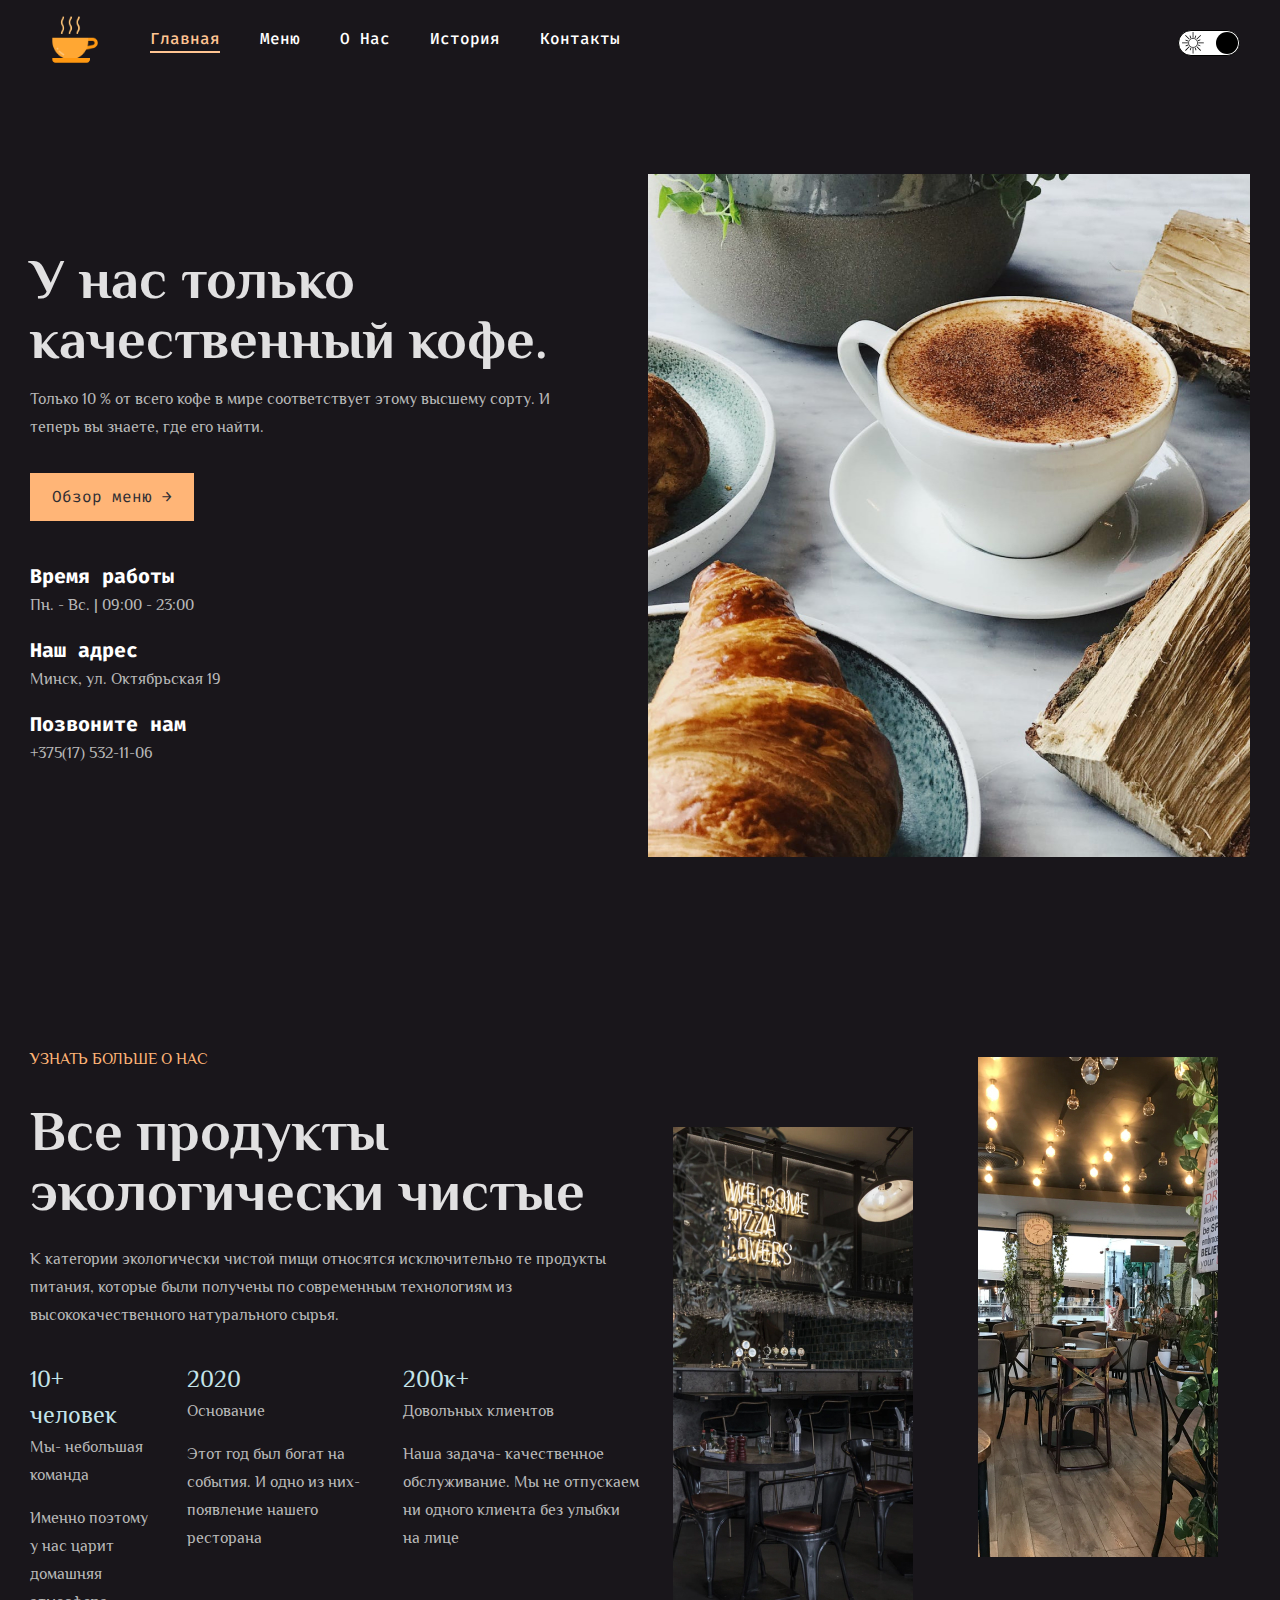
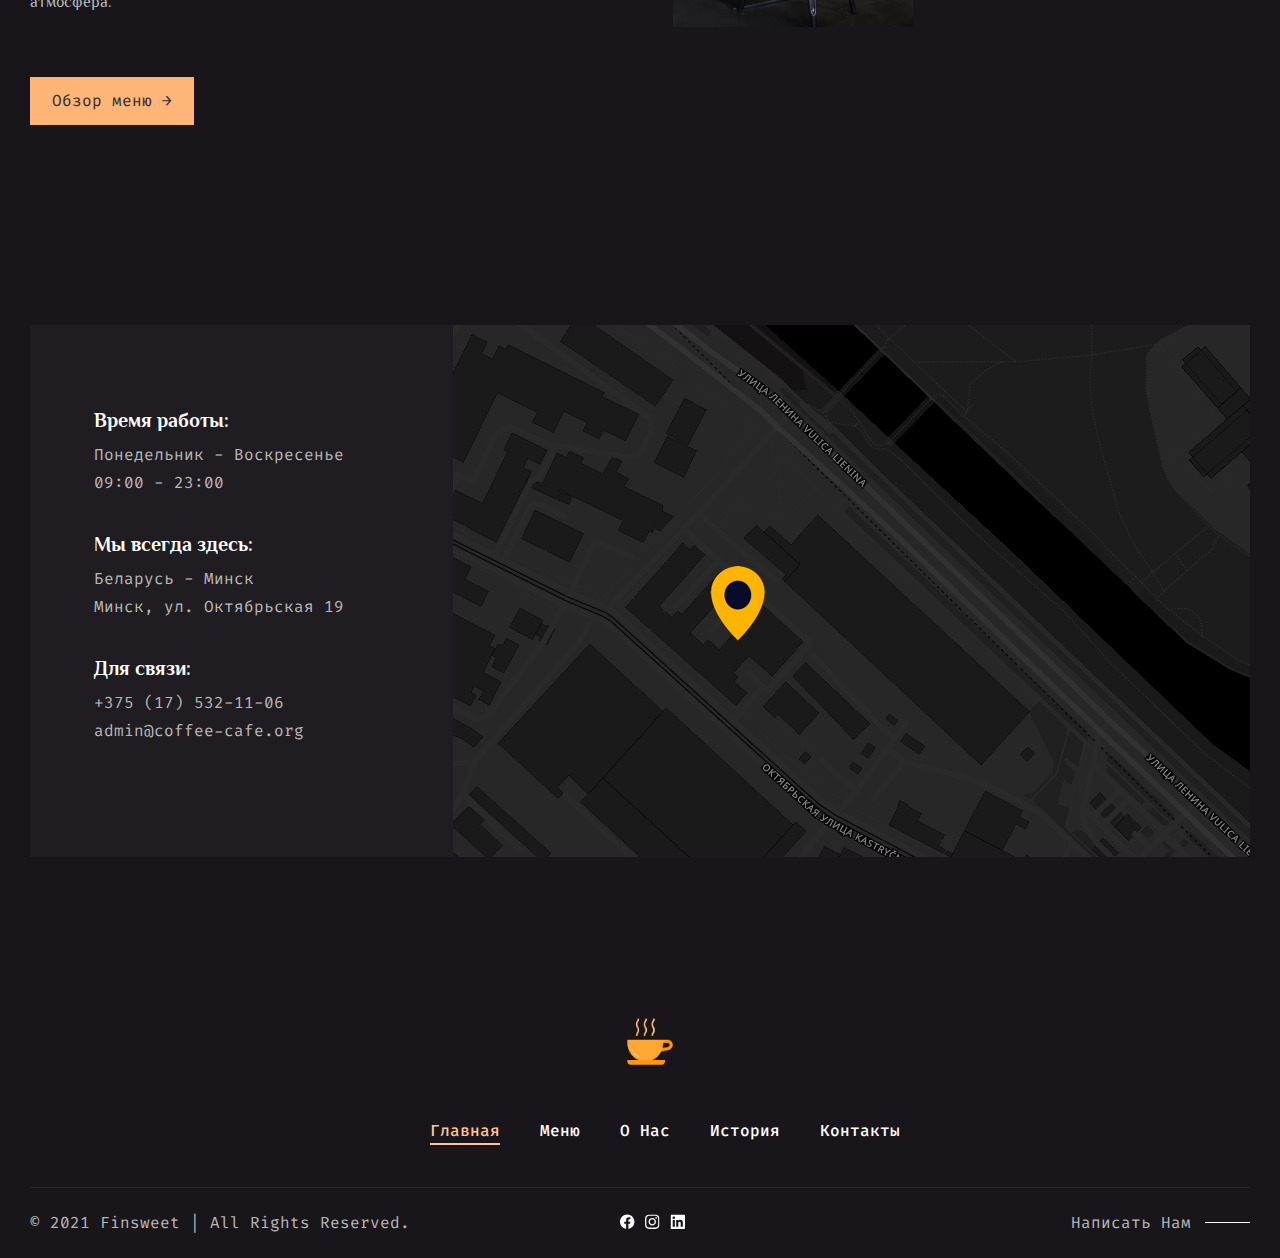
<file: index.html>
<!DOCTYPE html>
<html lang="ru">
<head>
    <meta charset="UTF-8">
    <meta http-equiv="X-UA-Compatible" content="IE=edge">
    <meta name="viewport" content="width=device-width, initial-scale=1.0">
    <meta property="og:image" content="./images/coffee_cafe.png">
    <meta property="og:image:width" content="968">
    <meta property="og:image:height" content="504"/>
    <link rel="shortcut icon" href="./images/favicon.ico" type="image/x-icon">
    <link rel="preconnect" href="https://fonts.googleapis.com">
    <link rel="preconnect" href="https://fonts.gstatic.com" crossorigin>
    <link href="https://fonts.googleapis.com/css2?family=Fira+Code:wght@300;400;500;600;700&family=Philosopher:wght@400;700&display=swap" rel="stylesheet">


    <link rel="stylesheet" href="css/style.css" type="text/css">
    <link rel="stylesheet" href="css/dark_styles.css" type="text/css">
    <link rel="stylesheet" href="css/dark_mode.css" type="text/css">
    <link rel="stylesheet" href="css/style_1100.css" type="text/css">
    <link rel="stylesheet" href="css/style_900.css" type="text/css">
    <link rel="stylesheet" href="css/style_768.css" type="text/css">
    <link rel="stylesheet" href="css/style_600.css" type="text/css">
    <link rel="stylesheet" href="css/style_450.css" type="text/css">

    <title>Coffee Cafe</title>
</head>
<body>

    <div class="wrapper">

        <!-- burger -->
        <div class="burger-menu" id="burger">
            <div class="burger-menu__container">
                <div class="burger-menu__item"></div>
                <div class="burger-menu__item"></div>
                <div class="burger-menu__item"></div>
            </div>
        </div>

        <!-- dark-key -->
        <div class="dark-key__container">
            <div class="switch">
                <div class="on">
                   <img src="./images/dark/moon.svg" alt="D" class="moon">
                </div>
                <div class="off">
                   <img src="./images/dark/sun.svg" alt="L" class="sun">
                </div>
                <div class="key"></div>
            </div>
        </div>

        <!-- Mobile menu -->
        <div class="mobile-menu">
            <div class="mobile-menu__item mobile-menu__item--active">
                <a href="./index.html" title="Главная">Главная</a>
            </div>
            <div class="mobile-menu__item">
                <a href="./menu/menu.html" title="Меню">Меню</a>
            </div>
            <div class="mobile-menu__item">
                <a href="./about/about.html" title="О нас">О нас</a>
            </div>
            <div class="mobile-menu__item">
                <a href="./story/story.html" title="История">История</a>
            </div>
            <div class="mobile-menu__item">
                <a href="./contact/contact.html" title="Контакты">Контакты</a>
            </div>
        </div>

        <!-- Main container -->
        <div class="container">
            <div class="header">
                <a href="./index.html" title="Главная">
                    <img class="logo" src="./images/logo.png" alt="cup of coffee">
                </a>

                <nav class="nav-list">
                    <div class="nav-list__item nav-list__item--active"><a href="./index.html" title="Home">Главная</a></div>
                    <div class="nav-list__item"><a href="./menu/menu.html" title="Меню">Меню</a></div>
                    <div class="nav-list__item"><a href="./about/about.html" title="О нас">О нас</a></div>
                    <div class="nav-list__item"><a href="./story/story.html" title="История">История</a></div>
                    <div class="nav-list__item"><a href="./contact/contact.html" title="Контакты">Контакты</a></div>
                </nav>

                <!-- <div class="more">Связаться с нами</div> -->
            </div>

            <div class="main-container">
                <div class="card">
                    <div class="card__left">
                        <div class="card__title"><h2>У нас только качественный кофе.</h2></div>
                        <div class="card__subtitle"><h4>Только 10 % от всего кофе в мире соответствует этому высшему сорту. И теперь вы знаете, где его найти.</h4></div>
                        <div class="card__button">
                            <a href="./menu/menu.html" title="Обзор меню">
                                <div class="button-key">Обзор меню &#8594;</div>
                            </a>
                        </div>
                        <div class="card__description">
                            <div class="card__description--inner">
                                <div class="card__description-title"><h3>Время работы</h3></div>
                                <div class="card__description-subtitle"><h4>Пн. - Вс. | 09:00 - 23:00</h4>
                                </div>
                            </div>
                            <div class="card__description--inner">
                                <div class="card__description-title"><h3>Наш адрес</h3></div>
                                <div class="card__description-subtitle"><h4>Минск, ул. Октябрьская 19</h4></div>
                            </div>
                            <div class="card__description--inner">
                                <div class="card__description-title"><h3>Позвоните нам</h3></div>
                                <div class="card__description-subtitle"><h4>+375(17) 532-11-06</h4></div>
                            </div>



                        </div>
                    </div>
                    <div class="card__right"></div>
                </div>
            </div>


            <div class="second-container">
                <div class="second-card">
                    <div class="second-card__left">
                        <div class="link"><a href="./about/about.html" title="о нас">Узнать больше о нас</a></div>
                        <div class="second-card__title"><h2>Все продукты экологически чистые</h2></div>
                        <div class="second-card__subtitle"><h4>К категории экологически чистой пищи относятся исключительно те продукты питания, которые были получены по современным технологиям из высококачественного натурального сырья.</h4></div>

                        <div class="second-card__area">
                            <div class="second-card__item">
                                <div class="second-card__line1">10+ человек</div>
                                <div class="second-card__line2">Мы- небольшая команда</div>
                                <div class="second-card__line3">Именно поэтому у нас царит домашняя атмосфера.</div>

                            </div>
                            <div class="second-card__item">
                                <div class="second-card__item">
                                    <div class="second-card__line1">2020</div>
                                    <div class="second-card__line2">Основание</div>
                                    <div class="second-card__line3">Этот год был богат на события. И одно из них- появление нашего ресторана</div>
                                </div>
                            </div>
                            <div class="second-card__item">
                                <div class="second-card__item">
                                    <div class="second-card__line1">200к+</div>
                                    <div class="second-card__line2">Довольных клиентов</div>
                                    <div class="second-card__line3">Наша задача- качественное обслуживание. Мы не отпускаем ни одного клиента без улыбки на лице </div>
                                </div>
                            </div>
                        </div>

                        <div class="but">
                            <div class="second-card__button">
                                <a href="./menu/menu.html" title="Обзор меню">
                                    <div class="button-key">Обзор меню &#8594;</div>
                                </a>
                            </div>
                        </div>

                    </div>


                    <div class="second-card__right">
                        <div class="second-card__first-picture">
                            <div class="inner1">
                                <img src="./images/know_more_1.jpg" alt="Интерьер">
                            </div>
                        </div>
                        <div class="second-card__second-picture">
                            <div class="inner2">
                                <img src="./images/know_more_2.jpg" alt="Интерьер">
                            </div>
                        </div>
                    </div>
                </div>

            </div>

            <!-- Map -->
            <div class="map">
                <div class="map__description">
                    <div class="map__description-title">Время работы:</div>
                    <div class="map__description-text">Понедельник - Воскресенье<br>09:00 - 23:00</div>
                    <div class="map__description-title">Мы всегда здесь:</div>
                    <div class="map__description-text">Беларусь - Минск<br>Минск, ул. Октябрьская 19</div>
                    <div class="map__description-title">Для связи:</div>
                    <div class="map__description-text">+375 (17) 532-11-06<br>admin@coffee-cafe.org</div>
                </div>
                <div class="map__container">
                    <div class="map__inner" id="map"></div>
                </div>
            </div>



            <footer class="footer">
                <div class="footer__ico">
                    <a href="./index.html" title="Главная">
                        <img class="logo" src="./images/logo.png" alt="cup of coffee">
                    </a>
                </div>
                <div class="footer__nav">
                    <nav class="nav-list">
                        <div class="nav-list__item nav-list__item--active"><a href="./index.html" title="Home">Главная</a></div>
                        <div class="nav-list__item"><a href="./menu/menu.html" title="Меню">Меню</a></div>
                        <div class="nav-list__item"><a href="./about/about.html" title="О нас">О нас</a></div>
                        <div class="nav-list__item"><a href="./story/story.html" title="История">История</a></div>
                        <div class="nav-list__item"><a href="./contact/contact.html" title="Контакты">Контакты</a></div>
                    </nav>
                </div>
                <div class="footer__bottom">
                    <div class="footer__copypaste">&copy; 2021 finsweet | All rights reserved.</div>
                    <div class="footer__social-networks">
                        <div class="fb-ico">
                            <a href="https://www.facebook.com/aliaksei.skakun" href="My facebook">
                                <img src="./images/fb_ico.svg" alt="fb-ico">
                            </a>
                        </div>
                        <div class="insta-ico">
                            <a href="https://www.instagram.com/sko0ot4/" href="My instagram">
                                <img src="./images/insta_ico.svg" alt="insta-ico">
                            </a>
                        </div>
                        <div class="linkedin-ico">
                            <a href="https://www.linkedin.com/in/skaliaksei/" title="My linkedin">
                                <img src="./images/linkedin_ico.svg" alt="linkedin-ico">
                            </a>
                        </div>
                    </div>
                    <div class="footer__contact-us">
                        <a href="./contact/contact.html" title="Contact Us">
                            <div class="footer__contact">
                                <span>Написать нам</span>
                                <p class="discover__line"><p>
                            </div>
                        </a>
                    </div>
                </div>
            </footer>


        </div>
    </div>

    <!-- <script src="https://code.jquery.com/jquery-3.6.0.min.js"></script> -->
    <script src="js/dark.js" type="text/javascript"></script>
    <script src="./contact/js/map.js" type="text/javascript"></script>
    <script src="js/main.js" type="text/javascript"></script>

    <script>
        <script>
!function(f,b,e,v,n,t,s)
{if(f.fbq)return;n=f.fbq=function(){n.callMethod?
n.callMethod.apply(n,arguments):n.queue.push(arguments)};
if(!f._fbq)f._fbq=n;n.push=n;n.loaded=!0;n.version='2.0';
n.queue=[];t=b.createElement(e);t.async=!0;
t.src=v;s=b.getElementsByTagName(e)[0];
s.parentNode.insertBefore(t,s)}(window, document,'script',
'https://connect.facebook.net/en_US/fbevents.js');
fbq('init', '1300256244441133');
fbq('track', 'PageView');
</script>
<noscript><img height="1" width="1" style="display:none"
src="https://www.facebook.com/tr?id=1300256244441133&ev=PageView&noscript=1"
/></noscript>
    
</body>
</html>
</file>
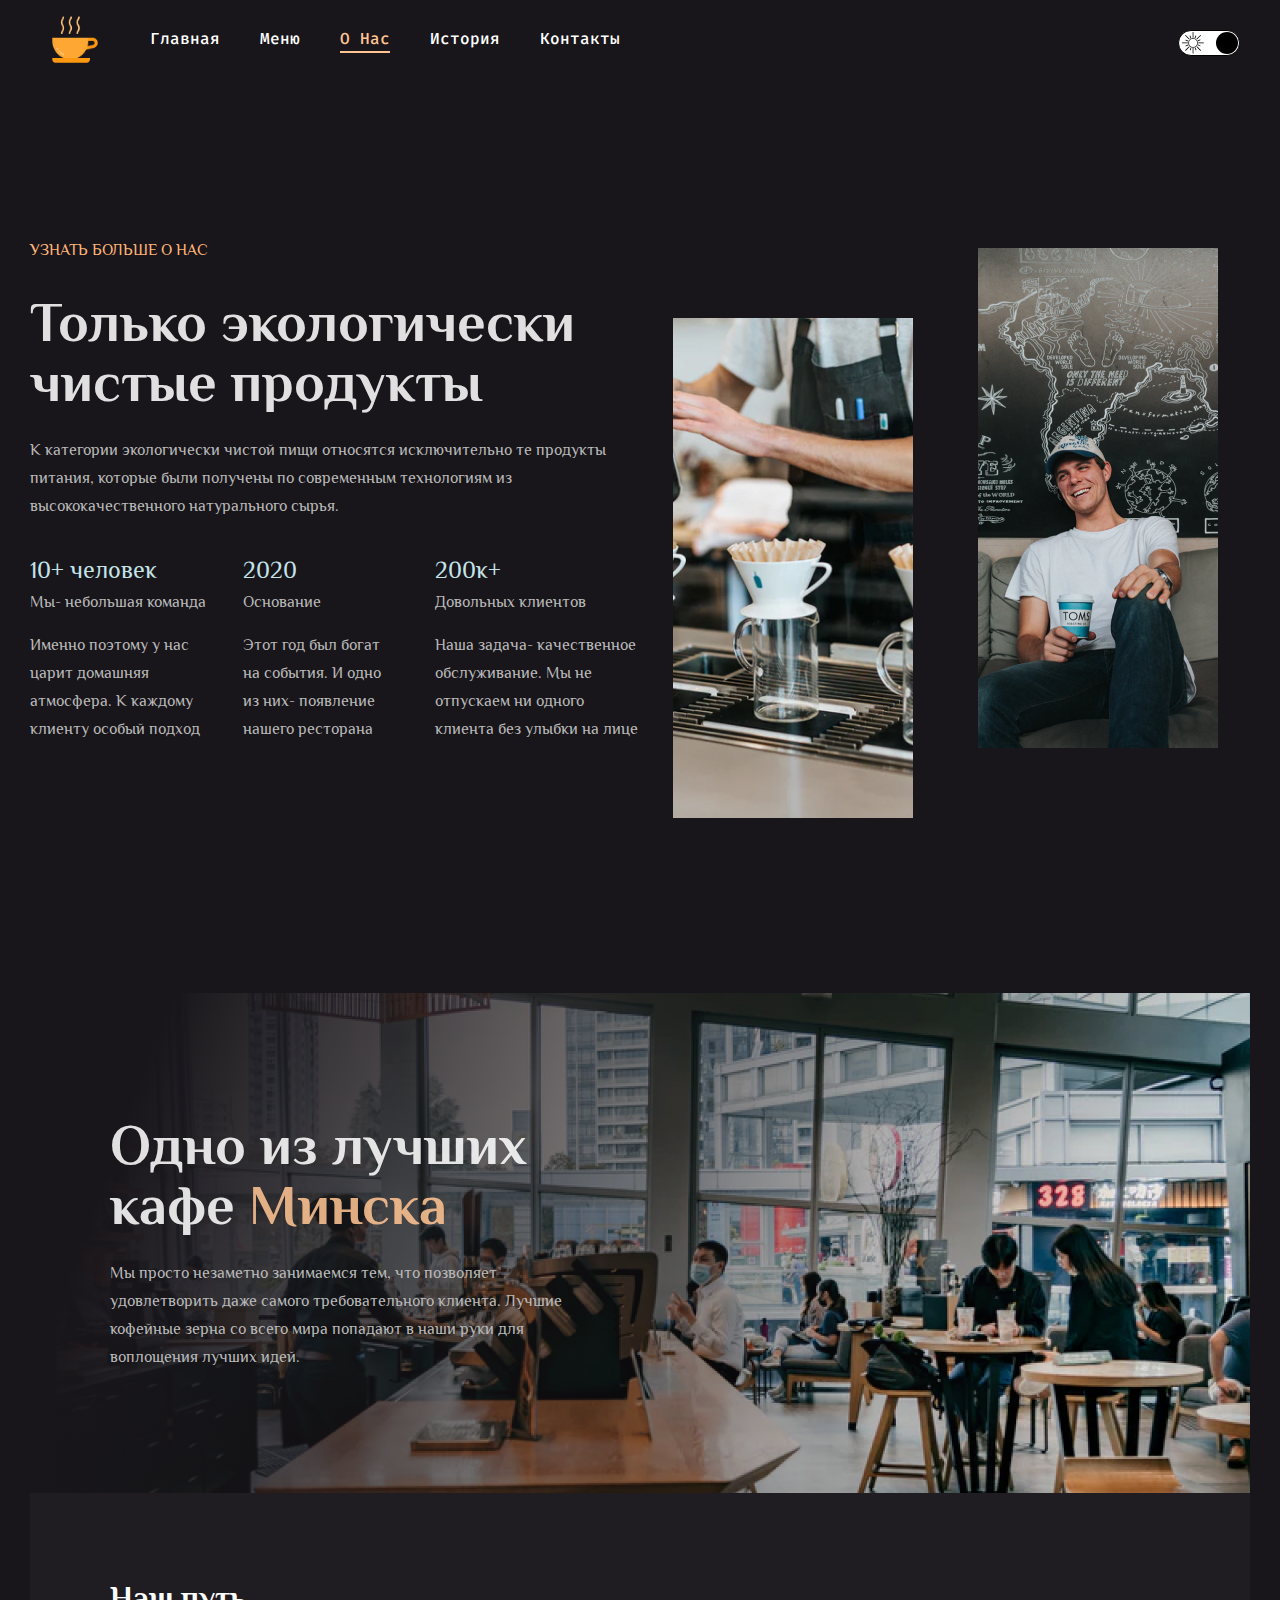
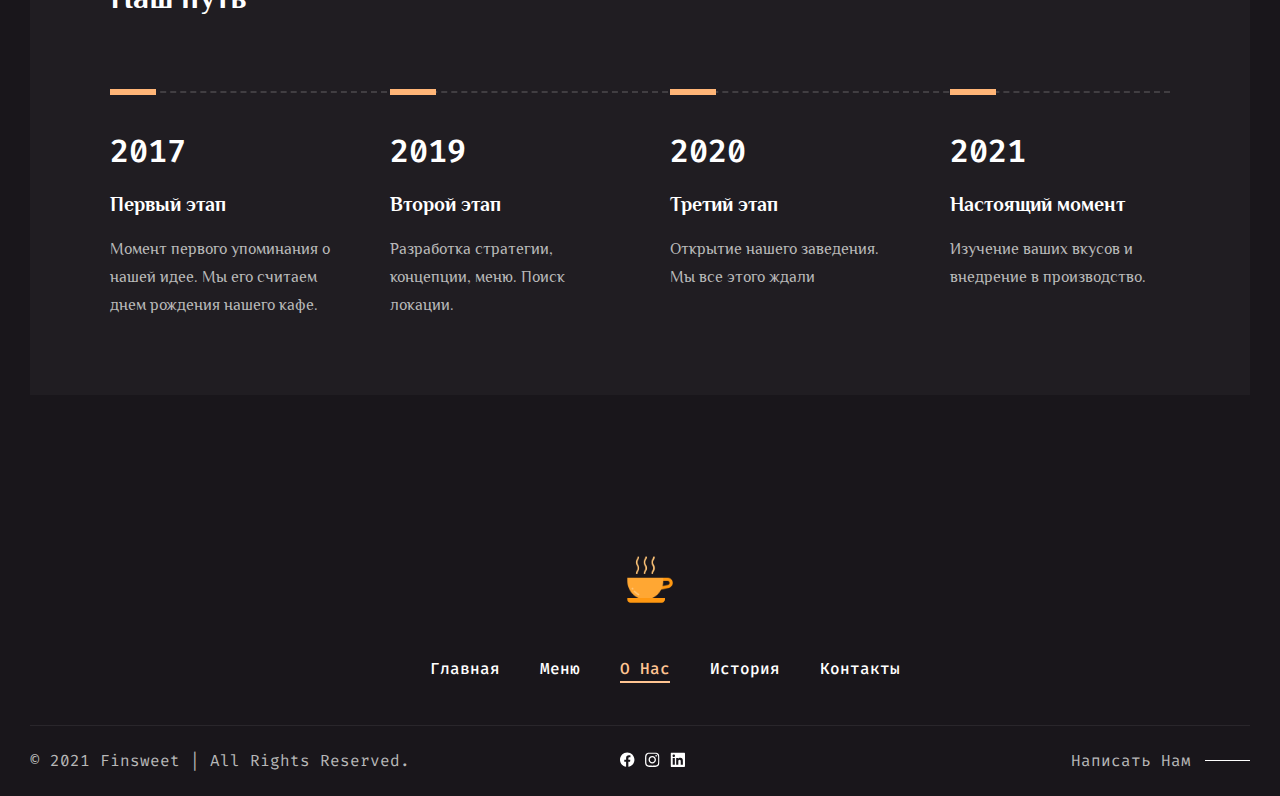
<file: about/about.html>
<!DOCTYPE html>
<html lang="ru">
<head>
    <meta charset="UTF-8">
    <meta http-equiv="X-UA-Compatible" content="IE=edge">
    <meta name="viewport" content="width=device-width, initial-scale=1.0">
    <link rel="shortcut icon" href="../images/favicon.ico" type="image/x-icon">
    <link rel="preconnect" href="https://fonts.googleapis.com">
    <link rel="preconnect" href="https://fonts.gstatic.com" crossorigin>
    <link href="https://fonts.googleapis.com/css2?family=Fira+Code:wght@300;400;500;600;700&family=Philosopher:wght@400;700&display=swap" rel="stylesheet">
    <link rel="stylesheet" href="../css/style.css" type="text/css">
    <link rel="stylesheet" href="../css/dark_styles.css" type="text/css">
    <link rel="stylesheet" href="../css/dark_mode.css" type="text/css">
    <link rel="stylesheet" href="../css/style_1100.css" type="text/css">
    <link rel="stylesheet" href="../css/style_900.css" type="text/css">
    <link rel="stylesheet" href="../css/style_768.css" type="text/css">
    <link rel="stylesheet" href="./css/style_650.css" type="text/css">
    <link rel="stylesheet" href="../css/style_600.css" type="text/css">
    <link rel="stylesheet" href="../css/style_450.css" type="text/css">

    <title>About Us</title>
</head>
<body>

    <div class="wrapper">

        <!-- burger button -->
        <div class="burger-menu" id="burger">
            <div class="burger-menu__container">
                <div class="burger-menu__item"></div>
                <div class="burger-menu__item"></div>
                <div class="burger-menu__item"></div>
            </div>
        </div>

        <!-- dark-key -->
        <div class="dark-key__container">
            <div class="switch">
                <div class="on">
                   <img src="../images/dark/moon.svg" alt="D" class="moon">
                </div>
                <div class="off">
                   <img src="../images/dark/sun.svg" alt="L" class="sun">
                </div>
                <div class="key"></div>
            </div>
        </div>

        <!-- Mobile menu -->
        <div class="mobile-menu">
            <div class="mobile-menu__item">
                <a href="../index.html" title="Главная">Главная</a>
            </div>
            <div class="mobile-menu__item">
                <a href="../menu/menu.html" title="Меню">Меню</a>
            </div>
            <div class="mobile-menu__item mobile-menu__item--active">
                <a href="./about.html" title="О нас">О нас</a>
            </div>
            <div class="mobile-menu__item">
                <a href="../story/story.html" title="История">История</a>
            </div>
            <div class="mobile-menu__item">
                <a href="../contact/contact.html" title="Контакты">Контакты</a>
            </div>
        </div>

        <div class="container">

            <div class="header">
                <a href="../index.html">
                    <img class="logo" src="../images/logo.png" alt="cup of coffee">
                </a>

                <nav class="nav-list">
                    <div class="nav-list__item"><a href="../index.html" title="Главная">Главная</a></div>
                    <div class="nav-list__item"><a href="../menu/menu.html" title="Меню">Меню</a></div>
                    <div class="nav-list__item nav-list__item--active"><a href="../about/about.html" title="О нас">О нас</a></div>
                    <div class="nav-list__item"><a href="../story/story.html" title="История">История</a></div>
                    <div class="nav-list__item"><a href="../contact/contact.html" title="Контакты">Контакты</a></div>
                </nav>
            </div>

            <div class="second-container">
                <div class="second-card">
                    <div class="second-card__left">
                        <div class="link"><a href="./about.html" title="о нас">Узнать больше о нас</a></div>
                        <div class="second-card__title"><h2>Только экологически чистые продукты</h2></div>
                        <div class="second-card__subtitle"><h4>К категории экологически чистой пищи относятся исключительно те продукты питания, которые были получены по современным технологиям из высококачественного натурального сырья.</h4></div>

                        <div class="second-card__area">
                            <div class="second-card__item">
                                <div class="second-card__line1">10+ человек</div>
                                <div class="second-card__line2">Мы- небольшая команда</div>
                                <div class="second-card__line3">Именно поэтому у нас царит домашняя атмосфера. К каждому клиенту особый подход</div>
                            </div>
                            <div class="second-card__item">
                                <div class="second-card__item">
                                    <div class="second-card__line1">2020</div>
                                    <div class="second-card__line2">Основание</div>
                                    <div class="second-card__line3">Этот год был богат на события. И одно из них- появление нашего ресторана</div>
                                </div>
                            </div>
                            <div class="second-card__item">
                                <div class="second-card__item">
                                    <div class="second-card__line1">200к+</div>
                                    <div class="second-card__line2">Довольных клиентов</div>
                                    <div class="second-card__line3">Наша задача- качественное обслуживание. Мы не отпускаем ни одного клиента без улыбки на лице </div>
                                </div>
                            </div>
                        </div>
                    </div>


                    <div class="second-card__right">
                        <div class="second-card__first-picture">
                            <div class="inner1">
                                <img src="./images/know_more_3.jpg" alt="Интерьер">
                            </div>
                        </div>
                        <div class="second-card__second-picture">
                            <div class="inner2">
                                <img src="./images/know_more_4.jpg" alt="Интерьер">
                            </div>
                        </div>
                    </div>
                </div>
            </div>

            <main class="picture-container">
                <div class="gradient-container">
                    <div class="picture-text__container">
                        <div class="picture-text__title">
                            Одно из лучших кафе <span class="bold">Минска</span>
                        </div>
                        <div class="picture-text__description">
                            <h4>Мы просто незаметно занимаемся тем, что позволяет удовлетворить даже самого требовательного клиента. Лучшие кофейные зерна со всего мира попадают в наши руки для воплощения лучших идей.</h4>
                        </div>
                    </div>
                </div>
            </main>

            <div class="our-history">
                <div class="our-history__title">Наш путь</div>

                <div class="our-history__card-area">

                    <div class="our-history__card">
                        <div class="our-history__card-line"></div>
                        <div class="our-history__card-year">2017</div>
                        <div class="our-history__card-subtitle">Первый этап</div>
                        <div class="our-history__card-description">
                            <h4>Момент первого упоминания о нашей идее. Мы его считаем днем рождения нашего кафе.</h4>
                        </div>
                    </div>
                    <div class="our-history__card">
                        <div class="our-history__card-line"></div>
                        <div class="our-history__card-year">2019</div>
                        <div class="our-history__card-subtitle">Второй этап</div>
                        <div class="our-history__card-description">
                            <h4>Разработка стратегии, концепции, меню. Поиск локации.</h4>
                        </div>
                    </div>
                    <div class="our-history__card">
                        <div class="our-history__card-line"></div>
                        <div class="our-history__card-year">2020</div>
                        <div class="our-history__card-subtitle">Третий этап</div>
                        <div class="our-history__card-description">
                            <h4>Открытие нашего заведения. Мы все этого ждали</h4>
                        </div>
                    </div>
                    <div class="our-history__card">
                        <div class="our-history__card-line"></div>
                        <div class="our-history__card-year">2021</div>
                        <div class="our-history__card-subtitle">Настоящий момент</div>
                        <div class="our-history__card-description">
                            <h4>Изучение ваших вкусов и внедрение в производство.</h4>
                        </div>
                    </div>

                </div>


            </div>

            <footer class="footer">
                <div class="footer__ico">
                    <a href="../index.html" title="Главная">
                        <img class="logo" src="../images/logo.png" alt="cup of coffee">
                    </a>
                </div>
                <div class="footer__nav">
                    <nav class="nav-list">
                        <div class="nav-list__item"><a href="../index.html" title="Home">Главная</a></div>
                        <div class="nav-list__item"><a href="../menu/menu.html" title="Меню">Меню</a></div>
                        <div class="nav-list__item nav-list__item--active"><a href="../about/about.html" title="О нас">О нас</a></div>

                        <div class="nav-list__item"><a href="../story/story.html" title="История">История</a></div>
                        <div class="nav-list__item"><a href="../contact/contact.html" title="Контакты">Контакты</a></div>
                    </nav>
                </div>
                <div class="footer__bottom">
                    <div class="footer__copypaste">&copy; 2021 finsweet | All rights reserved.</div>
                    <div class="footer__social-networks">
                        <div class="fb-ico">
                            <a href="https://www.facebook.com/aliaksei.skakun" href="My facebook">
                                <img src="../images/fb_ico.svg" alt="fb-ico">
                            </a>
                        </div>
                        <div class="insta-ico">
                            <a href="https://www.instagram.com/sko0ot4/" href="My instagram">
                                <img src="../images/insta_ico.svg" alt="insta-ico">
                            </a>
                        </div>
                        <div class="linkedin-ico">
                            <a href="https://www.linkedin.com/in/skaliaksei/" title="My linkedin">
                                <img src="../images/linkedin_ico.svg" alt="linkedin-ico">
                            </a>
                        </div>
                    </div>
                    <div class="footer__contact-us">
                        <a href="../contact/contact.html" title="Contact Us">
                            <div class="footer__contact">
                                <span>Написать нам</span>
                                <p class="discover__line"><p>
                            </div>
                        </a>
                    </div>
                </div>
            </footer>

        </div>
    </div>
    <script src="../js/dark.js" type="text/javascript"></script>
    <script src="../js/main.js" type="text/javascript"></script>
</body>
</html>
</file>
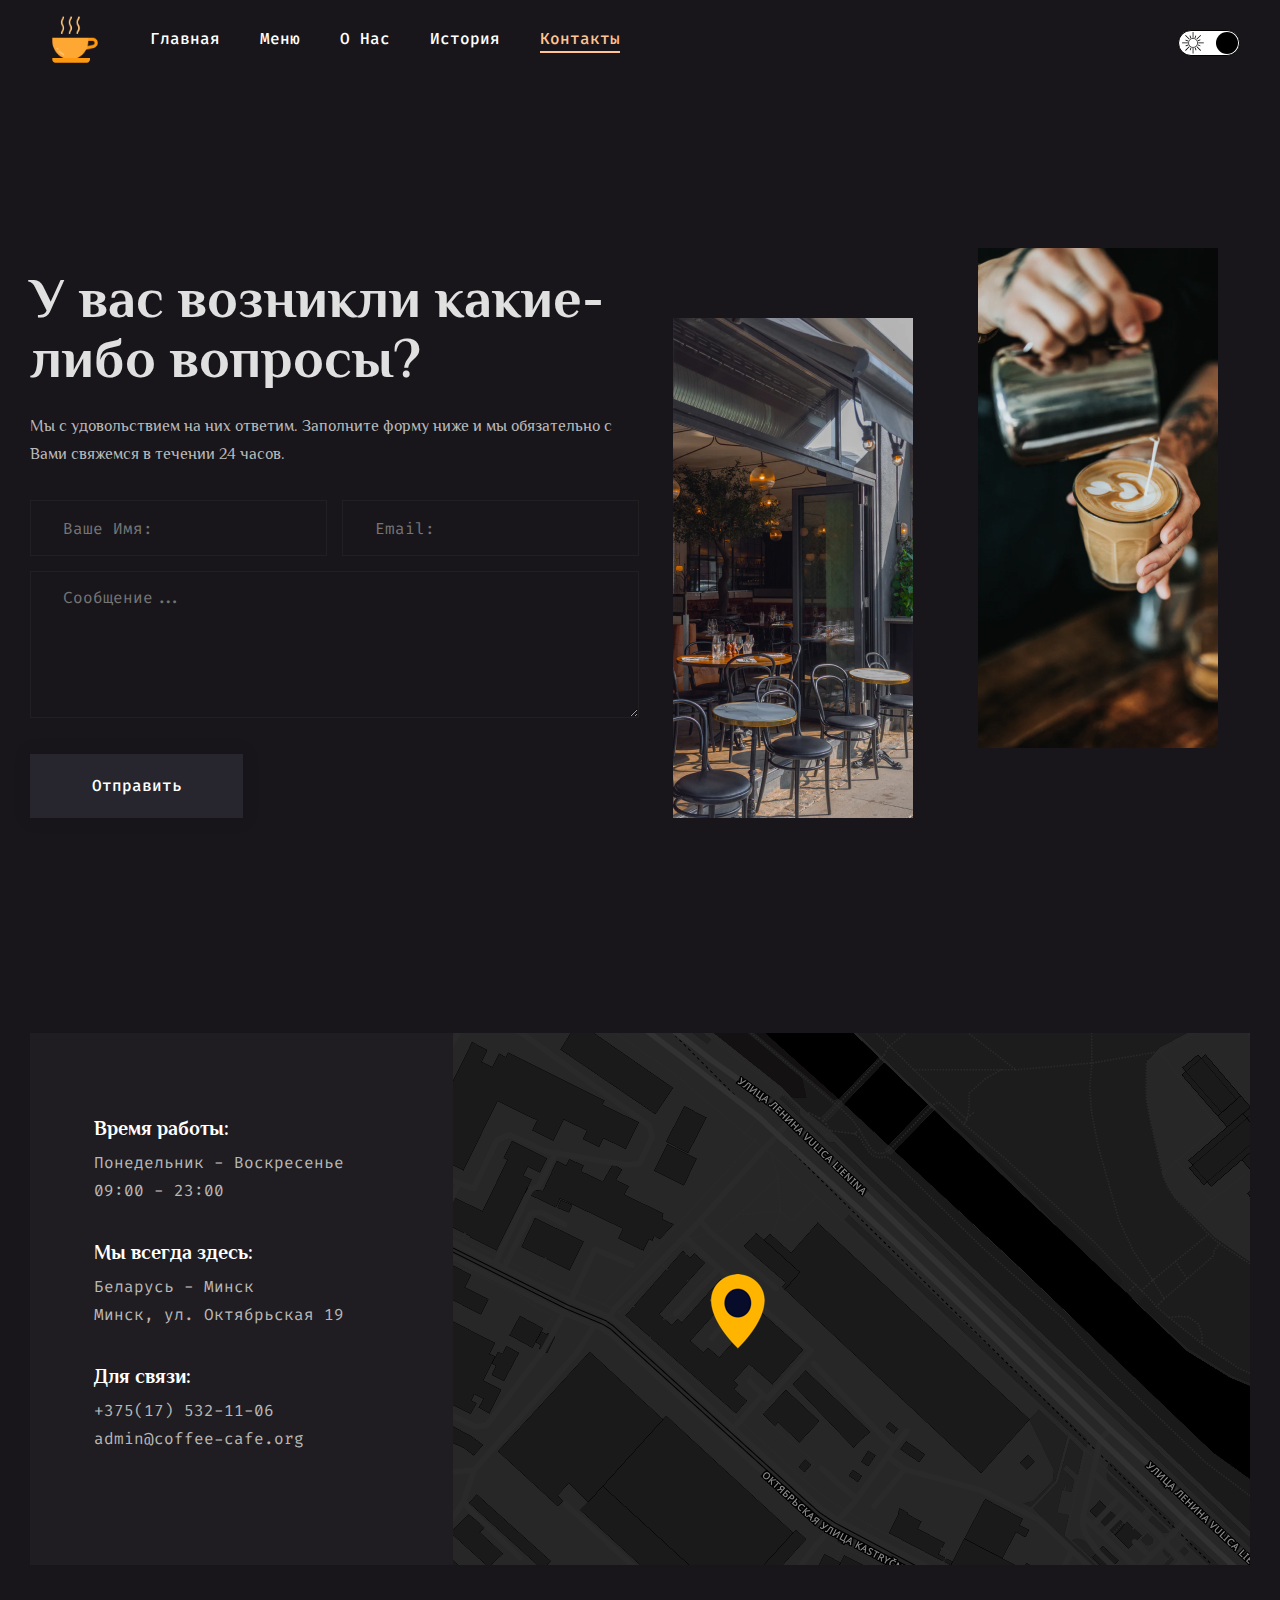
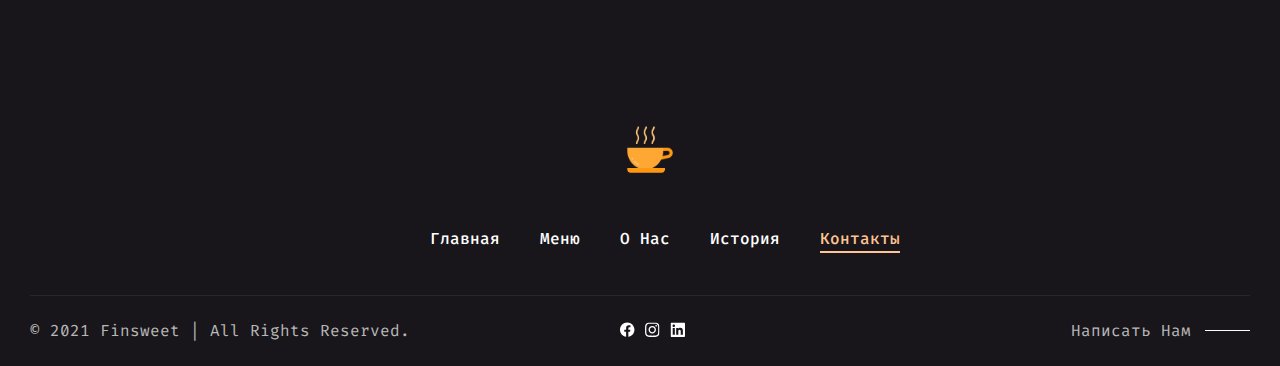
<file: contact/contact.html>
<!DOCTYPE html>
<html lang="ru">
    <head>
        <meta charset="UTF-8">
        <meta http-equiv="X-UA-Compatible" content="IE=edge">
        <meta name="viewport" content="width=device-width, initial-scale=1.0">
        <link rel="shortcut icon" href="../images/favicon.ico" type="image/x-icon">
        <link rel="preconnect" href="https://fonts.googleapis.com">
        <link rel="preconnect" href="https://fonts.gstatic.com" crossorigin>
        <link href="https://fonts.googleapis.com/css2?family=Fira+Code:wght@300;400;500;600;700&family=Philosopher:wght@400;700&display=swap" rel="stylesheet">
        <link rel="stylesheet" href="../css/style.css" type="text/css">
        <link rel="stylesheet" href="../css/dark_styles.css" type="text/css">
        <link rel="stylesheet" href="../css/dark_mode.css" type="text/css">
        <link rel="stylesheet" href="../css/style_1100.css" type="text/css">
        <link rel="stylesheet" href="../css/style_900.css" type="text/css">
        <link rel="stylesheet" href="../css/style_768.css" type="text/css">
        <link rel="stylesheet" href="../css/style_600.css" type="text/css">
        <link rel="stylesheet" href="../css/style_450.css" type="text/css">


        <title>Contacts</title>
    </head>
    <body>
        <div class="wrapper">

            <!-- burger -->
            <div class="burger-menu" id="burger">
                <div class="burger-menu__container">
                    <div class="burger-menu__item"></div>
                    <div class="burger-menu__item"></div>
                    <div class="burger-menu__item"></div>
                </div>
            </div>

            <!-- dark-key -->
            <div class="dark-key__container">
                <div class="switch">
                    <div class="on">
                    <img src="../images/dark/moon.svg" alt="D" class="moon">
                    </div>
                    <div class="off">
                    <img src="../images/dark/sun.svg" alt="L" class="sun">
                    </div>
                    <div class="key"></div>
                </div>
            </div>

            <!-- Mobile menu -->
            <div class="mobile-menu">
                <div class="mobile-menu__item">
                    <a href="../index.html" title="Главная">Главная</a>
                </div>
                <div class="mobile-menu__item">
                    <a href="../menu/menu.html" title="Меню">Меню</a>
                </div>
                <div class="mobile-menu__item">
                    <a href="../about/about.html" title="О нас">О нас</a>
                </div>
                <div class="mobile-menu__item">
                    <a href="../story/story.html" title="История">История</a>
                </div>
                <div class="mobile-menu__item mobile-menu__item--active">
                    <a href="../contact/contact.html" title="Контакты">Контакты</a>
                </div>
            </div>

            <div class="container">

                <div class="header">
                    <a href="../index.html">
                        <img class="logo" src="../images/logo.png" alt="cup of coffee">
                    </a>

                    <nav class="nav-list">
                        <div class="nav-list__item"><a href="../index.html" title="Главная">Главная</a></div>
                        <div class="nav-list__item"><a href="../menu/menu.html" title="Меню">Меню</a></div>
                        <div class="nav-list__item"><a href="../about/about.html" title="О нас">О нас</a></div>
                        <div class="nav-list__item"><a href="../story/story.html" title="История">История</a></div>
                        <div class="nav-list__item nav-list__item--active"><a href="../contact/contact.html" title="Контакты">Контакты</a></div>
                    </nav>
                </div>

                <main class="main-contacts">
                    <div class="second-container">
                        <div class="second-card">
                            <div class="second-card__left">
                                <div class="second-card__title"><h2>У вас возникли какие- либо вопросы?</h2></div>
                                <div class="second-card__subtitle"><h4>Мы с удовольствием на них ответим. Заполните форму ниже и мы обязательно с Вами свяжемся в течении 24 часов.</h4></div>

                                <div class="form">
                                    <form action="" method="get">
                                        <div id="inputArea">
                                            <div id="name">
                                                <input type="text" name="name" placeholder="Ваше Имя:">
                                            </div>
                                            <div id="mail">
                                                <input type="text" name="email" placeholder="Email:">
                                            </div>
                                        </div>
                                        <textarea name="letter" placeholder="Сообщение..."></textarea><br>
                                        <input type="submit" value="Отправить">
                                    </form>
                                </div>

                            </div>


                            <div class="second-card__right">
                                <div class="second-card__first-picture">
                                    <div class="inner1">
                                        <img src="./images/know_more_7.jpg" alt="Экстерьер">
                                    </div>
                                </div>
                                <div class="second-card__second-picture">
                                    <div class="inner2">
                                        <img src="./images/know_more_8.jpg" alt="Каппучино">
                                    </div>
                                </div>
                            </div>
                        </div>
                    </div>
                </main>

                <div class="map">
                    <div class="map__description">
                        <div class="map__description-title">Время работы:</div>
                        <div class="map__description-text">Понедельник - Воскресенье<br>09:00 - 23:00</div>
                        <div class="map__description-title">Мы всегда здесь:</div>
                        <div class="map__description-text">Беларусь - Минск<br>Минск, ул. Октябрьская 19</div>
                        <div class="map__description-title">Для связи:</div>
                        <div class="map__description-text">+375(17) 532-11-06<br>admin@coffee-cafe.org</div>
                    </div>
                    <div class="map__container">
                        <div class="map__inner" id="map"></div>
                    </div>
                </div>

                <footer class="footer">
                    <div class="footer__ico">
                        <a href="../index.html" title="Главная">
                            <img class="logo" src="../images/logo.png" alt="cup of coffee">
                        </a>
                    </div>
                    <div class="footer__nav">
                        <nav class="nav-list">
                            <div class="nav-list__item"><a href="../index.html" title="Home">Главная</a></div>
                            <div class="nav-list__item"><a href="../menu/menu.html" title="Меню">Меню</a></div>
                            <div class="nav-list__item"><a href="../about/about.html" title="О нас">О нас</a></div>
                            <div class="nav-list__item"><a href="../story/story.html" title="История">История</a></div>
                            <div class="nav-list__item nav-list__item--active"><a href="../contact/contact.html" title="Контакты">Контакты</a></div>
                        </nav>
                    </div>
                    <div class="footer__bottom">
                        <div class="footer__copypaste">&copy; 2021 finsweet | All rights reserved.</div>
                        <div class="footer__social-networks">
                            <div class="fb-ico">
                                <a href="https://www.facebook.com/aliaksei.skakun" href="My facebook">
                                    <img src="../images/fb_ico.svg" alt="fb-ico">
                                </a>
                            </div>
                            <div class="insta-ico">
                                <a href="https://www.instagram.com/sko0ot4/" href="My instagram">
                                    <img src="../images/insta_ico.svg" alt="insta-ico">
                                </a>
                            </div>
                            <div class="linkedin-ico">
                                <a href="https://www.linkedin.com/in/skaliaksei/" title="My linkedin">
                                    <img src="../images/linkedin_ico.svg" alt="linkedin-ico">
                                </a>
                            </div>
                        </div>
                        <div class="footer__contact-us">
                            <a href="./contact.html" title="Contact Us">
                                <div class="footer__contact">
                                    <span>Написать нам</span>
                                    <p class="discover__line"><p>
                                </div>
                            </a>
                        </div>
                    </div>
                </footer>

            </div>
        </div>
        <script src="../js/dark.js" type="text/javascript"></script>
        <script src="./js/map.js" type="text/javascript"></script>
        <script src="../js/main.js" type="text/javascript"></script>
    </body>
</html>
</file>
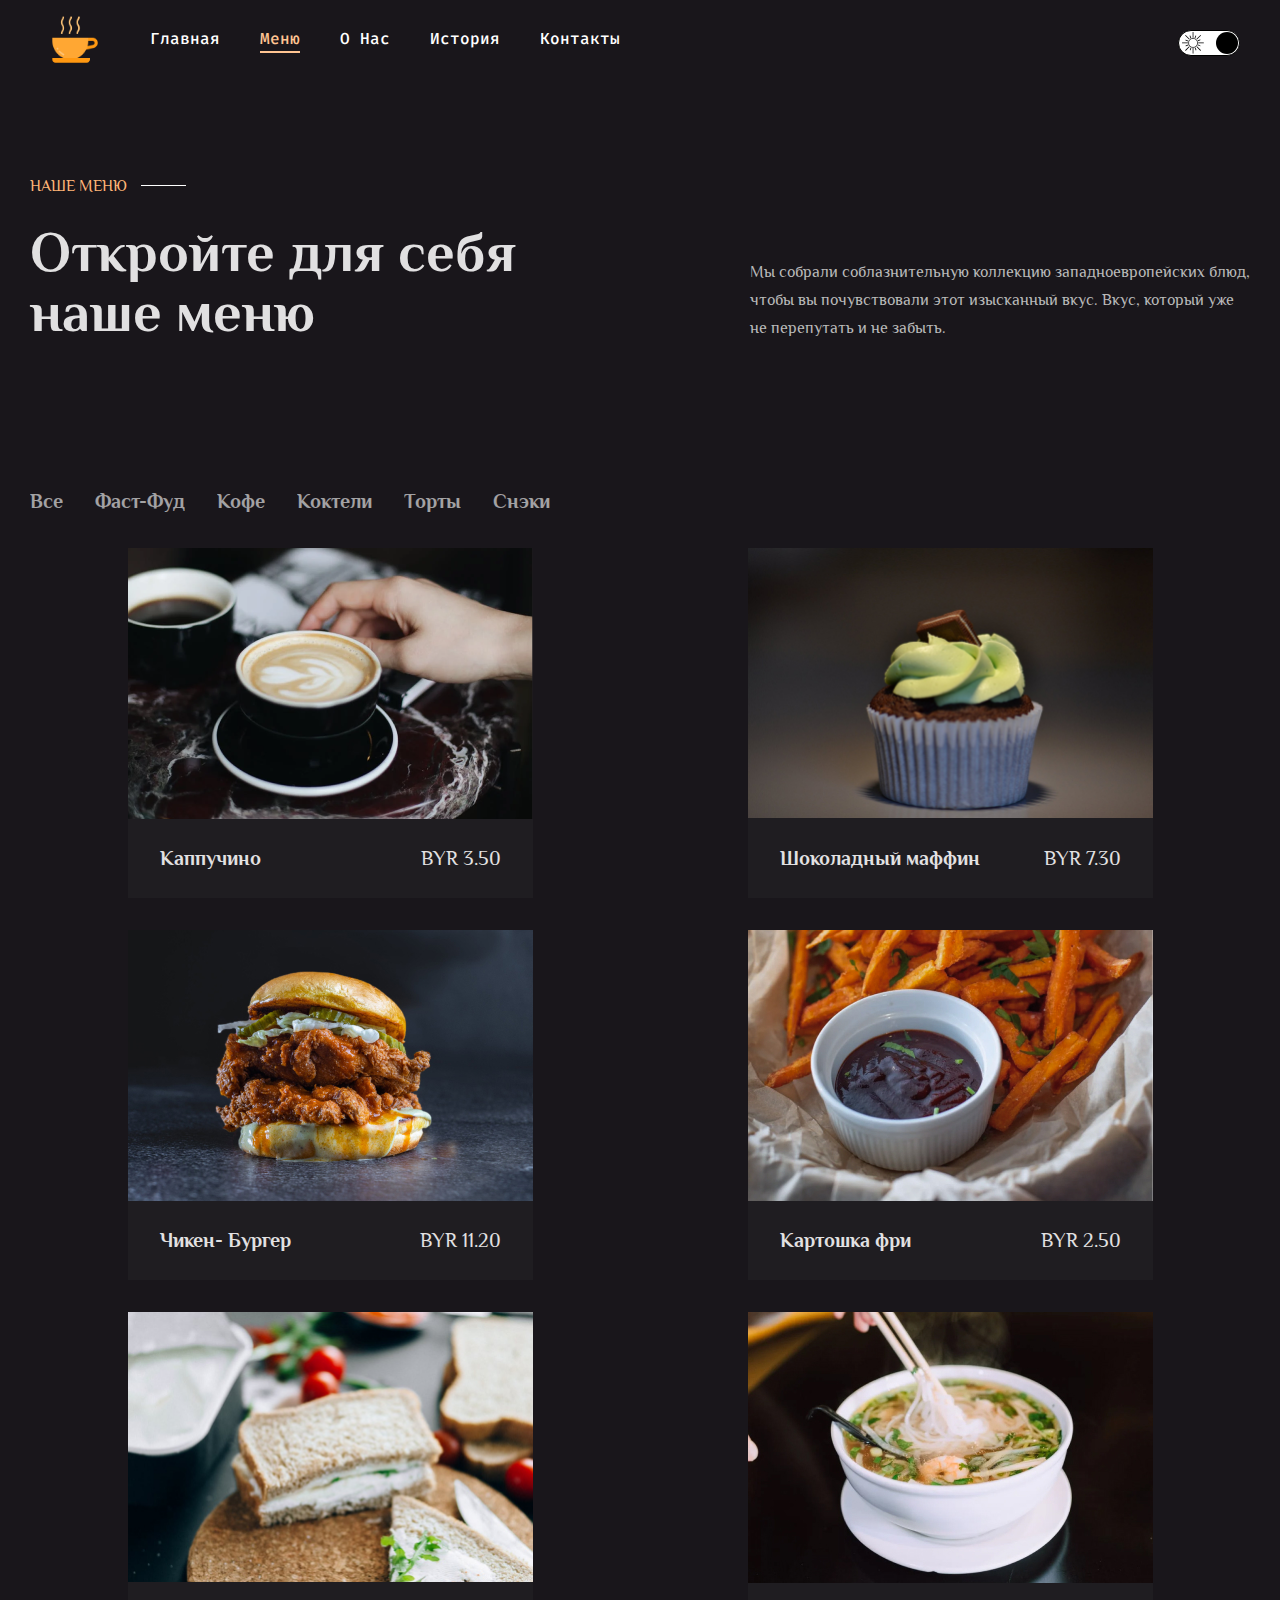
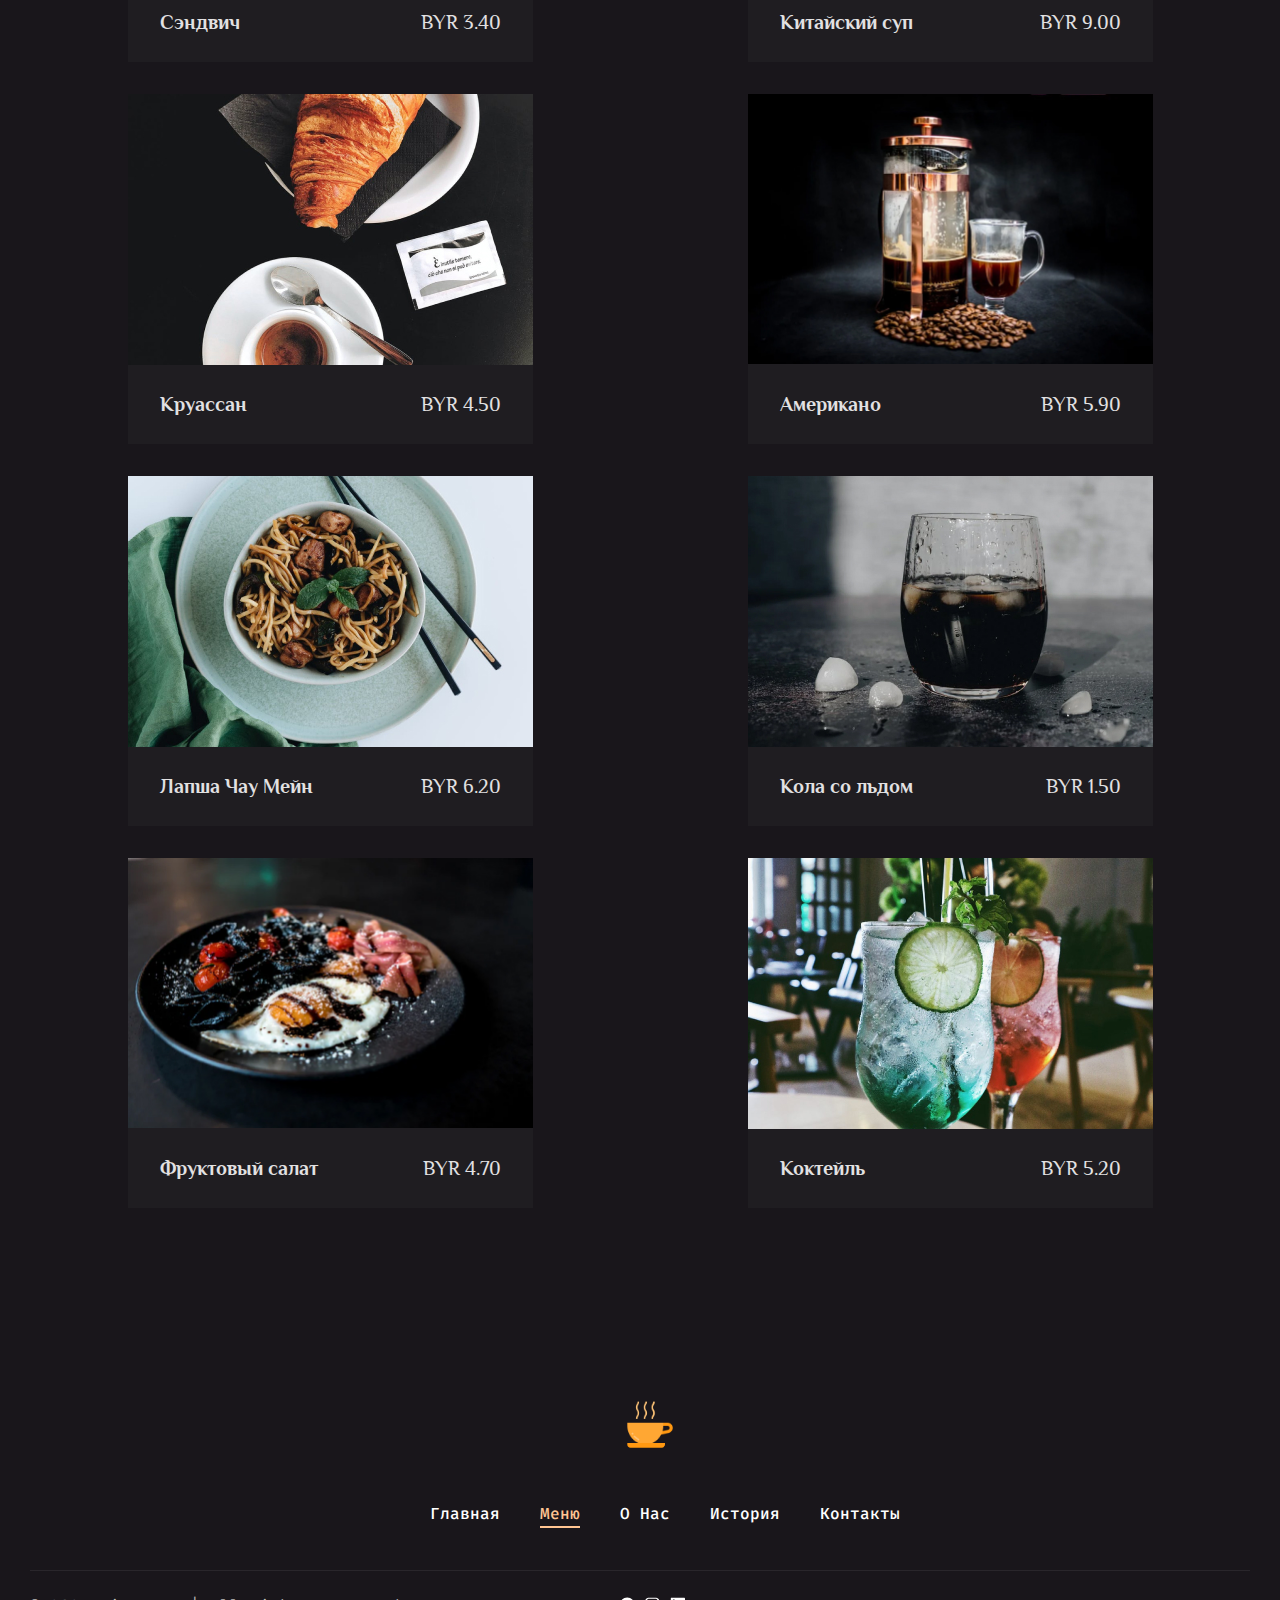
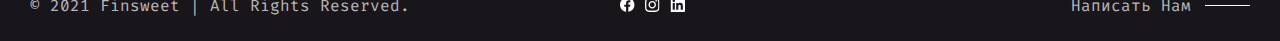
<file: menu/menu.html>
<!DOCTYPE html>
<html lang="ru">
<head>
    <meta charset="UTF-8">
    <meta http-equiv="X-UA-Compatible" content="IE=edge">
    <meta name="viewport" content="width=device-width, initial-scale=1.0">
    <link rel="shortcut icon" href="../images/favicon.ico" type="image/x-icon">
    <link rel="preconnect" href="https://fonts.googleapis.com">
    <link rel="preconnect" href="https://fonts.gstatic.com" crossorigin>
    <link href="https://fonts.googleapis.com/css2?family=Fira+Code:wght@300;400;500;600;700&family=Philosopher:wght@400;700&display=swap" rel="stylesheet">
    <link rel="stylesheet" href="../css/style.css" type="text/css">
    <link rel="stylesheet" href="../css/dark_styles.css" type="text/css">
    <link rel="stylesheet" href="../css/dark_mode.css" type="text/css">
    <link rel="stylesheet" href="../css/style_1100.css" type="text/css">
    <link rel="stylesheet" href="../css/style_900.css" type="text/css">
    <link rel="stylesheet" href="../css/style_768.css" type="text/css">
    <link rel="stylesheet" href="../css/style_600.css" type="text/css">
    <link rel="stylesheet" href="../css/style_450.css" type="text/css">

    <title>Menu</title>
</head>
<body>

    <div class="wrapper">

        <!-- burger -->
        <div class="burger-menu" id="burger">
            <div class="burger-menu__container">
                <div class="burger-menu__item"></div>
                <div class="burger-menu__item"></div>
                <div class="burger-menu__item"></div>
            </div>
        </div>

        <!-- dark-key -->
        <div class="dark-key__container">
            <div class="switch">
                <div class="on">
                   <img src="../images/dark/moon.svg" alt="D" class="moon">
                </div>
                <div class="off">
                   <img src="../images/dark/sun.svg" alt="L" class="sun">
                </div>
                <div class="key"></div>
            </div>
        </div>

        <!-- Mobile menu -->
        <div class="mobile-menu">
            <div class="mobile-menu__item">
                <a href="../index.html" title="Главная">Главная</a>
            </div>
            <div class="mobile-menu__item mobile-menu__item--active">
                <a href="./menu.html" title="Меню">Меню</a>
            </div>
            <div class="mobile-menu__item">
                <a href="../about/about.html" title="О нас">О нас</a>
            </div>
            <div class="mobile-menu__item">
                <a href="../story/story.html" title="История">История</a>
            </div>
            <div class="mobile-menu__item">
                <a href="../contact/contact.html" title="Контакты">Контакты</a>
            </div>
        </div>

        <div class="container">

            <div class="header">
                <a href="../index.html">
                    <img class="logo" src="../images/logo.png" alt="cup of coffee">
                </a>

                <nav class="nav-list">
                    <div class="nav-list__item"><a href="../index.html" title="Home">Главная</a></div>
                    <div class="nav-list__item nav-list__item--active"><a href="./menu.html" title="Меню">Меню</a></div>
                    <div class="nav-list__item"><a href="../about/about.html" title="О нас">О нас</a></div>
                    <div class="nav-list__item"><a href="../story/story.html" title="История">История</a></div>
                    <div class="nav-list__item"><a href="../contact/contact.html" title="Контакты">Контакты</a></div>
                </nav>
            </div>

            <main class="discover">
                <div class="discover__left">
                    <div class="discover__subtitle">
                        <span>Наше меню</span>
                        <p class="discover__line"><p>
                    </div>
                    <p class="discover__title">
                        <h2>Откройте для себя наше меню</h2>
                    </p>

                </div>
                <div class="discover__right">
                    <h4>Мы собрали соблазнительную коллекцию западноевропейских блюд, чтобы вы почувствовали этот изысканный вкус. Вкус, который уже не перепутать и не забыть.</h4>
                </div>
            </main>

            <nav class="menu">
                <ul class="menu__list">
                    <li class="menu__list-item" id="all">Все</li>
                    <li class="menu__list-item" id="fastFood">Фаст-Фуд</li>
                    <li class="menu__list-item" id="coffee">Кофе</li>
                    <li class="menu__list-item" id="coctails">Коктели</li>
                    <li class="menu__list-item" id="cake">Торты</li>
                    <li class="menu__list-item" id="snack">Снэки</li>
                </ul>
            </nav>

            <div class="menu__card-area">


                <div class="menu-card show" id="menu-card__item1">
                    <div class="menu-card__picture">
                        <img src="./images/cappucino.png" alt="Капучино"  title="Каппучино" class="menu-card__item">
                    </div>
                    <div class="menu-card__description">
                        <div class="menu-card__title">Каппучино</div>
                        <div class="menu-card__cost">BYR 3.50</div>
                    </div>
                </div>
                <div class="menu-card show" id="menu-card__item2">
                    <div class="menu-card__picture">
                        <img src="./images/choco_cup_cake.jpg" alt="Шоколадный маффин" title="Маффин" class="menu-card__item">
                    </div>
                    <div class="menu-card__description">
                        <div class="menu-card__title">Шоколадный маффин</div>
                        <div class="menu-card__cost">BYR 7.30</div>
                    </div>
                </div>
                <div class="menu-card show" id="menu-card__item3">
                    <div class="menu-card__picture">
                        <img src="./images/chicken_burger.jpg" alt="Чикен- Бургер" title="Чикен Бургер" class="menu-card__item">
                    </div>
                    <div class="menu-card__description">
                        <div class="menu-card__title">Чикен- Бургер</div>
                        <div class="menu-card__cost">BYR 11.20</div>
                    </div>
                </div>
                <div class="menu-card show" id="menu-card__item4">
                    <div class="menu-card__picture">
                        <img src="./images/french_friece.jpg" alt="Фри" title="Фри" class="menu-card__item">
                    </div>
                    <div class="menu-card__description">
                        <div class="menu-card__title">Картошка фри</div>
                        <div class="menu-card__cost">BYR 2.50</div>
                    </div>
                </div>
                <div class="menu-card show" id="menu-card__item5">
                    <div class="menu-card__picture">
                        <img src="./images/sandvich.jpg" alt="Сэндвич" title="Сэндвич" class="menu-card__item">
                    </div>
                    <div class="menu-card__description">
                        <div class="menu-card__title">Сэндвич</div>
                        <div class="menu-card__cost">BYR 3.40</div>
                    </div>
                </div>
                <div class="menu-card show" id="menu-card__item6">
                    <div class="menu-card__picture">
                        <img src="./images/chinese_soup.jpg" alt="Китайский суп" title="Китайский суп" class="menu-card__item">
                    </div>
                    <div class="menu-card__description">
                        <div class="menu-card__title">Китайский суп</div>
                        <div class="menu-card__cost">BYR 9.00</div>
                    </div>
                </div>
                <div class="menu-card show" id="menu-card__item7">
                    <div class="menu-card__picture">
                        <img src="./images/quafe_bread.jpg" alt="Круассан" title="Круассан" class="menu-card__item">
                    </div>
                    <div class="menu-card__description">
                        <div class="menu-card__title">Круассан</div>
                        <div class="menu-card__cost">BYR 4.50</div>
                    </div>
                </div>
                <div class="menu-card show" id="menu-card__item8">
                    <div class="menu-card__picture">
                        <img src="./images/dalgona_coffee.jpg" alt="Американо" title="Американо" class="menu-card__item">
                    </div>
                    <div class="menu-card__description">
                        <div class="menu-card__title">Американо</div>
                        <div class="menu-card__cost">BYR 5.90</div>
                    </div>
                </div>
                <div class="menu-card show" id="menu-card__item9">
                    <div class="menu-card__picture">
                        <img src="./images/chowmin_noodle.jpg" alt="Лапша Чау Мейн" title="Лапша" class="menu-card__item">
                    </div>
                    <div class="menu-card__description">
                        <div class="menu-card__title">Лапша Чау Мейн</div>
                        <div class="menu-card__cost">BYR 6.20</div>
                    </div>
                </div>
                <div class="menu-card show" id="menu-card__item10">
                    <div class="menu-card__picture">
                        <img src="./images/cola.jpg" alt="Кока кола" title="Кола" class="menu-card__item">
                    </div>
                    <div class="menu-card__description">
                        <div class="menu-card__title">Кола со льдом</div>
                        <div class="menu-card__cost">BYR 1.50</div>
                    </div>
                </div>
                <div class="menu-card show" id="menu-card__item11">
                    <div class="menu-card__picture">
                        <img src="./images/fruit_salad.jpg" alt="Фруктовый салат" title="Фруктовый салат" class="menu-card__item">
                    </div>
                    <div class="menu-card__description">
                        <div class="menu-card__title">Фруктовый салат</div>
                        <div class="menu-card__cost">BYR 4.70</div>
                    </div>
                </div>
                <div class="menu-card show" id="menu-card__item12">
                    <div class="menu-card__picture">
                        <img src="./images/coctail.jpg" alt="Коктейль" title="Коктейль" class="menu-card__item">
                    </div>
                    <div class="menu-card__description">
                        <div class="menu-card__title">Коктейль</div>
                        <div class="menu-card__cost">BYR 5.20</div>
                    </div>
                </div>
            </div>

            <footer class="footer">
                <div class="footer__ico">
                    <a href="../index.html" title="Главная">
                        <img class="logo" src="../images/logo.png" alt="cup of coffee">
                    </a>
                </div>
                <div class="footer__nav">
                    <nav class="nav-list">
                        <div class="nav-list__item"><a href="../index.html" title="Home">Главная</a></div>
                        <div class="nav-list__item nav-list__item--active"><a href="./menu.html" title="Меню">Меню</a></div>
                        <div class="nav-list__item"><a href="../about/about.html" title="О нас">О нас</a></div>
                        <div class="nav-list__item"><a href="../story/story.html" title="История">История</a></div>
                        <div class="nav-list__item"><a href="../contact/contact.html" title="Контакты">Контакты</a></div>
                    </nav>
                </div>
                <div class="footer__bottom">
                    <div class="footer__copypaste">&copy; 2021 finsweet | All rights reserved.</div>
                    <div class="footer__social-networks">
                        <div class="fb-ico">
                            <a href="https://www.facebook.com/aliaksei.skakun" href="My facebook">
                                <img src="../images/fb_ico.svg" alt="fb-ico">
                            </a>
                        </div>
                        <div class="insta-ico">
                            <a href="https://www.instagram.com/sko0ot4/" href="My instagram">
                                <img src="../images/insta_ico.svg" alt="insta-ico">
                            </a>
                        </div>
                        <div class="linkedin-ico">
                            <a href="https://www.linkedin.com/in/skaliaksei/" title="My linkedin">
                                <img src="../images/linkedin_ico.svg" alt="linkedin-ico">
                            </a>
                        </div>
                    </div>
                    <div class="footer__contact-us">
                        <a href="../contact/contact.html" title="Contact Us">
                            <div class="footer__contact">
                                <span>Написать нам</span>
                                <p class="discover__line"><p>
                            </div>
                        </a>
                    </div>
                </div>
            </footer>

        </div>
    </div>
    <script src="../js/dark.js" type="text/javascript"></script>
    <script src="./js/sorting.js" type="text/javascript"></script>
    <script src="../js/main.js" type="text/javascript"></script>
</body>
</html>
</file>
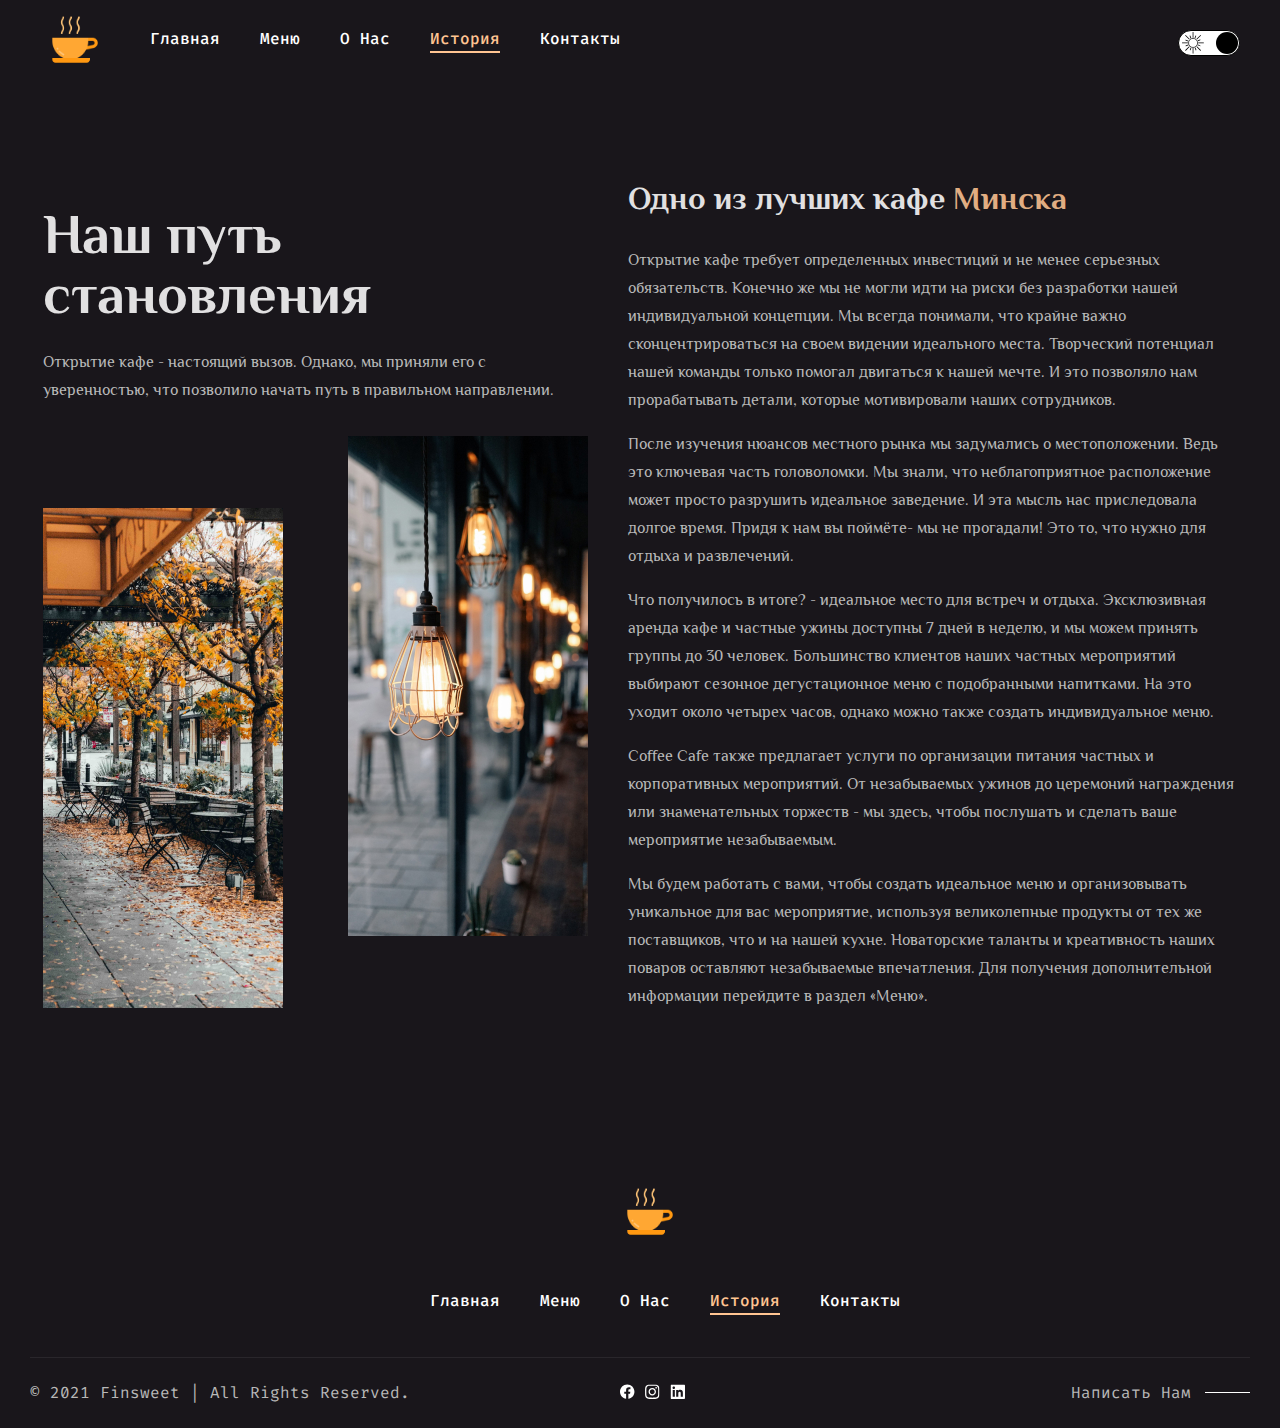
<file: story/story.html>
<!DOCTYPE html>
<html lang="ru">
<head>
    <meta charset="UTF-8">
    <meta http-equiv="X-UA-Compatible" content="IE=edge">
    <meta name="viewport" content="width=device-width, initial-scale=1.0">
    <link rel="shortcut icon" href="../images/favicon.ico" type="image/x-icon">
    <link rel="preconnect" href="https://fonts.googleapis.com">
    <link rel="preconnect" href="https://fonts.gstatic.com" crossorigin>
    <link href="https://fonts.googleapis.com/css2?family=Fira+Code:wght@300;400;500;600;700&family=Philosopher:wght@400;700&display=swap" rel="stylesheet">
    <link rel="stylesheet" href="../css/style.css" type="text/css">
    <link rel="stylesheet" href="../css/dark_styles.css" type="text/css">
    <link rel="stylesheet" href="../css/dark_mode.css" type="text/css">
    <link rel="stylesheet" href="./css/style_1200.css" type="text/css">
    <link rel="stylesheet" href="./css/style_1100.css" type="text/css">
    <link rel="stylesheet" href="./css/style_900.css" type="text/css">
    <link rel="stylesheet" href="../css/style_768.css" type="text/css">
    <link rel="stylesheet" href="../css/style_600.css" type="text/css">
    <link rel="stylesheet" href="../css/style_450.css" type="text/css">

    <title>Story</title>
</head>
<body>
    <div class="wrapper">

        <!-- burger -->
        <div class="burger-menu" id="burger">
            <div class="burger-menu__container">
                <div class="burger-menu__item"></div>
                <div class="burger-menu__item"></div>
                <div class="burger-menu__item"></div>
            </div>
        </div>

        <!-- dark-key -->
        <div class="dark-key__container">
            <div class="switch">
                <div class="on">
                   <img src="../images/dark/moon.svg" alt="D" class="moon">
                </div>
                <div class="off">
                   <img src="../images/dark/sun.svg" alt="L" class="sun">
                </div>
                <div class="key"></div>
            </div>
        </div>

        <!-- Mobile menu -->
        <div class="mobile-menu">
            <div class="mobile-menu__item">
                <a href="../index.html" title="Главная">Главная</a>
            </div>
            <div class="mobile-menu__item">
                <a href="../menu/menu.html" title="Меню">Меню</a>
            </div>
            <div class="mobile-menu__item">
                <a href="../about/about.html" title="О нас">О нас</a>
            </div>
            <div class="mobile-menu__item mobile-menu__item--active">
                <a href="./story.html" title="История">История</a>
            </div>
            <div class="mobile-menu__item">
                <a href="../contact/contact.html" title="Контакты">Контакты</a>
            </div>
        </div>

        <div class="container">

            <div class="header">
                <a href="../index.html">
                    <img class="logo" src="../images/logo.png" alt="cup of coffee">
                </a>

                <nav class="nav-list">
                    <div class="nav-list__item"><a href="../index.html" title="Главная">Главная</a></div>
                    <div class="nav-list__item"><a href="../menu/menu.html" title="Меню">Меню</a></div>
                    <div class="nav-list__item"><a href="../about/about.html" title="О нас">О нас</a></div>
                    <!-- <div class="nav-list__item"><a href="../blog/blog.html" title="Блог">Наш блог</a></div> -->
                    <div class="nav-list__item nav-list__item--active"><a href="../story/story.html" title="История">История</a></div>
                    <div class="nav-list__item"><a href="../contact/contact.html" title="Контакты">Контакты</a></div>
                </nav>
                <!-- <div class="more">Связаться с нами</div> -->
            </div>


            <div class="container--main">
                <main class="main-story">
                    <div class="main-story__left">
                        <div class="second-card__title"><h2>Наш путь становления</h2></div>
                        <div class="second-card__subtitle"><h4>Открытие кафе - настоящий вызов. Однако, мы приняли его с уверенностью, что позволило начать путь в правильном направлении.</h4></div>
                        <div class="story-card__left">
                            <div class="story-card__first-picture">
                                <div class="inner1">
                                    <img src="./images/know_more_5.jpg" alt="Экстерьер">
                                </div>
                            </div>
                            <div class="story-card__second-picture">
                                <div class="inner2">
                                    <img src="./images/know_more_6.jpg" alt="Интерьер">
                                </div>
                            </div>
                        </div>
                    </div>
                    <div class="story-card__right">
                        <div class="main-story__min-title">
                            <div class="picture-text__title picture-text__title__story">
                                Одно из лучших кафе <span class="bold">Минска</span>
                            </div>
                        </div>
                        <p class="main-story__paragraph">Открытие кафе требует определенных инвестиций и не менее серьезных обязательств. Конечно же мы не могли идти на риски без разработки нашей индивидуальной концепции. Мы всегда понимали, что крайне важно сконцентрироваться на своем видении идеального места. Творческий потенциал нашей команды только помогал двигаться к нашей мечте. И это позволяло нам прорабатывать детали, которые мотивировали наших сотрудников.</p>
                        <p class="main-story__paragraph">После изучения нюансов местного рынка мы задумались о местоположении. Ведь это ключевая часть головоломки. Мы знали, что неблагоприятное расположение может просто разрушить идеальное заведение. И эта мысль нас приследовала долгое время. Придя к нам вы поймёте- мы не прогадали! Это то, что нужно для отдыха и развлечений.</p>
                        <p class="main-story__paragraph">Что получилось в итоге? - идеальное место для встреч и отдыха. Эксклюзивная аренда кафе и частные ужины доступны 7 дней в неделю, и мы можем принять группы до 30 человек. Большинство клиентов наших частных мероприятий выбирают сезонное дегустационное меню с подобранными напитками. На это уходит около четырех часов, однако можно также создать индивидуальное меню.</p>
                        <p class="main-story__paragraph">Coffee Cafe также предлагает услуги по организации питания частных и корпоративных мероприятий. От незабываемых ужинов до церемоний награждения или знаменательных торжеств - мы здесь, чтобы послушать и сделать ваше мероприятие незабываемым.</p>
                        <p class="main-story__paragraph">Мы будем работать с вами, чтобы создать идеальное меню и организовывать уникальное для вас мероприятие, используя великолепные продукты от тех же поставщиков, что и на нашей кухне. Новаторские таланты и креативность наших поваров оставляют незабываемые впечатления. Для получения дополнительной информации перейдите в раздел &laquo;Меню&raquo;. </p>
                    </div>
                </main>
            </div>










            <footer class="footer">
                <div class="footer__ico">
                    <a href="../index.html" title="Главная">
                        <img class="logo" src="../images/logo.png" alt="cup of coffee">
                    </a>
                </div>
                <div class="footer__nav">
                    <nav class="nav-list">
                        <div class="nav-list__item"><a href="../index.html" title="Home">Главная</a></div>
                        <div class="nav-list__item"><a href="../menu/menu.html" title="Меню">Меню</a></div>
                        <div class="nav-list__item"><a href="../about/about.html" title="О нас">О нас</a></div>
                        <div class="nav-list__item nav-list__item--active"><a href="../story/story.html" title="История">История</a></div>
                        <div class="nav-list__item"><a href="../contact/contact.html" title="Контакты">Контакты</a></div>
                    </nav>
                </div>
                <div class="footer__bottom">
                    <div class="footer__copypaste">&copy; 2021 finsweet | All rights reserved.</div>
                    <div class="footer__social-networks">
                        <div class="fb-ico">
                            <a href="https://www.facebook.com/aliaksei.skakun" href="My facebook">
                                <img src="../images/fb_ico.svg" alt="fb-ico">
                            </a>
                        </div>
                        <div class="insta-ico">
                            <a href="https://www.instagram.com/sko0ot4/" href="My instagram">
                                <img src="../images/insta_ico.svg" alt="insta-ico">
                            </a>
                        </div>
                        <div class="linkedin-ico">
                            <a href="https://www.linkedin.com/in/skaliaksei/" title="My linkedin">
                                <img src="../images/linkedin_ico.svg" alt="linkedin-ico">
                            </a>
                        </div>
                    </div>
                    <div class="footer__contact-us">
                        <a href="../contact/contact.html" title="Contact Us">
                            <div class="footer__contact">
                                <span>Написать нам</span>
                                <p class="discover__line"><p>
                            </div>
                        </a>
                    </div>
                </div>
            </footer>

        </div>
    </div>
    <script src="../js/dark.js" type="text/javascript"></script>
    <script src="../js/main.js" type="text/javascript"></script>
</body>
</html>
</file>
<file: css/style.css>
* {
	box-sizing: border-box;
	margin: 0;
	padding: 0;
    font-family: 'Philosopher', sans-serif;
}

h2 {
    font-family: 'Philosopher', sans-serif;
    font-style: normal;
    font-weight: bold;
    font-size: 56px;
    line-height: 60px;
    color: #FFFFFF;
    opacity: 0.87;
}

h3 {
    font-family: 'Fira Code', monospace;
    font-style: normal;
    font-weight: bold;
    font-size: 20px;
    line-height: 30px;
    color: #FFFFFF;
}

h4 {
    font-family: 'Philosopher', sans-serif;
    font-style: normal;
    font-weight: normal;
    font-size: 16px;
    line-height: 28px;
    color: #B8B8B8;
}

a {
    text-decoration: none;
}

/* BURGER */
.burger-menu {
    display: none;
    position: absolute;
    right: 47px;
    top: 28px;
    cursor: pointer;
}
.burger-menu__container {
    height: 30px;
    width: 45px;
    /* background-color: #ccc; */
}
.burger-menu__item {
    width: 100%;
    height: 3px;
    background-color: #fff;
}
.burger-menu__item + .burger-menu__item {
    margin-top: 9px;
}

/* Mobile menu */
.mobile-menu {
    z-index: 100;
    position: absolute;
    display: flex;
    flex-direction: column;
    justify-content: center;
    align-items: center;
    width: 100%;
    height: calc(100vh - 100px);
    top: calc(-100vh);
    right: 0;
    transition-duration: .3s;
    background-color: rgba(255, 255, 255, 0.97);
}
.mobile-menu--active {
    top: 100px;
}
.mobile-menu__item {
    text-decoration: none;
    text-transform: none;
}


.mobile-menu__item a {
    font-family: 'Fira Code', monospace;
    font-style: normal;
    font-weight: bold;
    font-size: 25px;
    line-height: 50px;
    color: #000;
}
.mobile-menu__item--active a{
    color: #ffa32a;
}
/* main in MAIN-PAGE */
.wrapper {
    width: 100%;
    margin: 0 auto;
    background: #19161B;
    padding: 0 30px;
}

.container {
    max-width: 1280px;
    margin: 0 auto;
    background: #19161B;
}

.header {
    padding: 15px 0;
}

.logo {
    width: 50px;
    margin-left: 20px;
    float: left;
}

.nav-list {
    display: flex;
}

.nav-list__item {
    margin-left: 50px;
}
.nav-list__item a {
    transition-duration: .3s;
    color: #fff;
}
.nav-list__item a:hover {
    color: #ffa32a;
}

.nav-list__item a {
    font-family: 'Fira Code';
    font-style: normal;
    text-transform: capitalize;
    font-weight: 500;
    font-size: 16px;
    line-height: 48px;
    text-decoration: none;
    color: #FFFFFF;
}

.nav-list__item--active a{
    color: #FFC492;
    border-bottom: solid 2px #FFC492;
    padding-bottom: 2px;
}
.nav-list__item--active a:hover{
    border-bottom: solid 2px #ffa32a;
}

.nav-list__item + .nav-list__item {
    margin-left: 40px;
}

.more {
    font-family: Poppins;
    font-style: normal;
    font-weight: 500;
    font-size: 16px;
    line-height: 24px;
    color: #FFC492;
}

.main-container {
    margin-bottom: 30px;
	padding-top: 96px;
}
.card {
    display: flex;
    justify-content: space-between;
    max-width: 1280px;
    height: 683px;
    margin: 0 auto;
}
.card__left {
    display: flex;
    flex-direction: column;
    justify-content: center;
    width: 50%;
    padding-right: 70px;
    margin-right: 15px;
}
.card__title {
    margin-bottom: 16px;
}
.card__subtitle {
    margin-bottom: 32px;
}
.card__button {
    margin-bottom: 40px;
}
.but {
    margin-top: 50px;
}

.button-key {
    display: flex;
    justify-content: center;
    align-items: center;
    width: 164px;
    height: 48px;
    background-color: #ffb577;
    color: #2e2d33;
    font-family: 'Fira Code';
    font-style: normal;
    font-weight: normal;
    font-size: 16px;
    line-height: 28px;
    text-decoration: none;
    transition-duration: .3s;
}
.button-key:hover {
    background-color: #ffa32a;
    color: #fff;
}
.card__description {
}
.card__description-title {
}
.card__description-subtitle {
    margin-bottom: 16px;
}

.card__right {
    width: 50%;
    background: url('../images/header_image.jpg');
    background-repeat: no-repeat;
    background-position: center;
}

.card__right img {
}


/* Second */
.second-card {
    display: flex;
    justify-content: flex-start;
    max-width: 1280px;
    padding-top: 160px;
}
.second-card__left {
    display: flex;
    flex-direction: column;
    justify-content: flex-start;
    align-items: flex-start;
    width: 50%;
}

.second-card__title {
    margin-top: 30px;
}
.link a:hover {
    color: #fff;
}
.link a {
    font-family: 'Philosopher', sans-serif;
    font-style: normal;
    font-weight: normal;
    font-size: 16px;
    line-height: 24px;
    color: #FFB577;
    cursor: pointer;
    text-decoration: none;
    text-transform: uppercase;
}

.second-card__area {
    display: flex;
    height: 266px;
    justify-content: space-between;
}
.second-card__item {
    height: 75px;
    font-size: 16px;
    line-height: 28px;
    color: #B8B8B8;

}
.second-card__item + .second-card__item {
    margin-left: 36px;
}
.second-card__line1 {
    font-size: 24px;
    line-height: 36px;
    color: #C4E4EA;
}
.second-card__line2 {
    margin-bottom: 15px;
}
.second-card__line3 {
}

.second-card__right {
    display: flex;
    flex-wrap: wrap;
    justify-content: space-around;
    width: 50%;
    height: 595px;
}

.second-card__right .inner1 {
    margin-top: 80px;
}

.second-card__right .inner2 {
    margin-top: 10px;
    margin-bottom: 80px;
}

/* MENU_PAGE */
.discover {
    margin-top: 96px;
    display: flex;
    flex-wrap: wrap;
    justify-content: space-between;
    margin-bottom: 144px;

}
.discover__left {
    width: 50%;
    padding-right: 80px;
    display: flex;
    flex-direction: column;
    justify-content: space-around;

}
.discover__subtitle span{
    font-style: normal;
    font-weight: normal;
    font-size: 16px;
    line-height: 24px;
    text-transform: uppercase;
    color: #FFB577;
}
.discover__line {
    display: inline-block;
    width: 45px;
    height: 6px;
    border-top: solid 1px #fff;
    margin-left: 10px;
}
.discover__title {
    padding-top: 24px;
}
.discover__right {
    width: 500px;
    display: flex;
    align-items: flex-end;
}

.menu {
    margin-bottom: 32px;
}
.menu__list {
    display: flex;
    text-decoration: none;
    list-style-type: none;
}
.menu__list-item {
    font-style: normal;
    font-weight: bold;
    font-size: 20px;
    line-height: 30px;
    color: #FFFFFF;
    opacity: 0.6;
}
.menu__list-item--active {
    opacity: 1;
}
.menu__list-item + .menu__list-item {
    margin-left: 32px;
}
.menu__list-item:hover {
    text-decoration: underline;
    color: #fff;
    opacity: 1;
    cursor: pointer;
}

.menu__card-area {
    display: flex;
    flex-wrap: wrap;
    justify-content: space-around;
    align-items: center;
    margin-left: -10px;
    margin-right: -10px;
}
.menu-card {
    background-color: #1F1D21;
    margin-bottom: 32px;
    margin-left: 10px;
    margin-right: 10px;
    display: none;
}
.show {
    display: block;
}

.menu-card__picture {
    height: 270px;
}
.menu-card__item {
    width: 405px;
}
.menu-card__description {
    display: flex;
    justify-content: space-between;
    align-items: center;
    height: 80px;
    font-style: normal;
    font-size: 20px;
    color: #FFF;
    opacity: 0.87;
}
.menu-card__title {
    font-weight: bold;
    line-height: 30px;
    margin-left: 32px;
}
.menu-card__cost {
    font-weight: 500;
    line-height: 32px;
    margin-right: 32px;
}

/* FOOTER */
.footer {
    display: flex;
    flex-direction: column;
    justify-content: space-between;
    align-items: center;
    padding-top: 160px;
}
.footer__ico {
    margin-bottom: 40px;
}
.footer__nav {
}
.footer__bottom {
    height: 71px;
    width: 100%;
    display: flex;
    justify-content: space-between;
    align-items: center;
    border-top: solid 1px rgba(255, 255, 255, 0.07);
    margin-top: 32px;
}
.footer__copypaste {
    font-family: 'Fira Code';
    font-style: normal;
    font-weight: normal;
    font-size: 16px;
    line-height: 24px;
    text-transform: capitalize;
    color: #B8B8B8;
}
.footer__social-networks {
    display: flex;
    justify-content: space-around;
    align-items: center;
    width: 75px;
    height: 26px;
    border-radius: 8px;
}

.footer__contact-us {
    margin-left: 177px;
}

.footer__contact span {
    font-family: 'Fira Code';
    font-style: normal;
    font-weight: normal;
    font-size: 16px;
    line-height: 24px;
    text-transform: capitalize;
    color: #B8B8B8;
}

/* ABOUT__PAGE */
.picture-container {
    margin-top: 160px;
    background: url('../about/images/bg.jpg');
    background-position: center;
    background-size: cover;
}
.gradient-container {
    background-position: center;
    height: 500px;
    background-size: cover;
    background: linear-gradient(-70deg, rgba(0, 0, 0, 0) 15%, rgba(25, 22, 27, 9.2) 90%);
}
.picture-text__container {
    padding-left: 80px;
    height: 100%;
    width: 550px;
    display: flex;
    flex-direction: column;
    justify-content: center;
}
.picture-text__title {
    font-family: 'Philosopher', sans-serif;
    font-style: normal;
    font-weight: bold;
    font-size: 56px;
    line-height: 60px;
    color: #FFFFFF;
    opacity: 0.87;
    margin-bottom: 24px;
}
.picture-text__title .bold{
    color: #FFC492;
}
.picture-text__description {
}


.our-history {
    background-color: rgba(255, 255, 255, 0.03);
    padding: 80px;
}
.our-history__title {
    font-style: normal;
    font-weight: bold;
    font-size: 32px;
    line-height: 48px;
    color: #fff;
    margin-bottom: 70px;
}
.our-history__card-area {
    border-top: 2px dashed rgba(255, 255, 255, 0.15);
    display: flex;
    justify-content: space-between;
}
.our-history__card {
    height: 222px;
    max-width: 220px;
}
.our-history__card + .our-history__card {
    margin-left: 10px;
}
.our-history__card-line {
    border-top: 6px solid #FFB577;
    width: 46px;
    height: 6px;
    background-color: #fff;
    margin-bottom: 34px;
    margin-top: -4px;
}
.our-history__card-year {
    font-family: 'Fira Code', monospace;
    font-style: normal;
    font-weight: 600;
    font-size: 32px;
    line-height: 44px;
    color: #fff;
    margin-bottom: 16px;
}
.our-history__card-subtitle {
    font-style: normal;
    font-weight: bold;
    font-size: 20px;
    line-height: 30px;
    color: #fff;
    margin-bottom: 16px;
}
.our-history__card-description {
}

/* STORY */
.main-story {
    display: flex;
    justify-content: space-around;
    flex-wrap: wrap;
    padding-top: 96px;
}
.main-story__left {
    width: 545px;
    margin-right: 15px;
}
.second-card__title {
    margin-bottom: 24px;
}
.second-card__subtitle {
    margin-bottom: 32px;
}
.story-card__left {
    display: flex;
    justify-content: space-between;
    margin-bottom: 15px;
}

.story-card__first-picture {
    margin-top: 72px;
}

.story-card__right {
    max-width: 50%;
}
.main-story__min-title {
}
.picture-text__title {
}
.picture-text__title__story {
    font-size: 32px;
    line-height: 48px;
}
.bold {
}
.main-story__paragraph {
    font-style: normal;
    font-weight: normal;
    font-size: 16px;
    line-height: 28px;
    color: #B8B8B8;
    margin-bottom: 16px;
}

/* CONTACTS */
#inputArea {
    display: flex;
    justify-content: space-between;
    flex-wrap: wrap;
}

#name {
	margin-right: 15px;
    margin-bottom: 15px;
}
#mail {
    margin-bottom: 15px;
}

input[type=text] {
	width: 297px;
	height: 56px;
	padding-left: 32px;
	border: solid 1px rgba(255, 255, 255, 0.04);
    font-family: 'Fira Code', monospace;
	font-size: 16px;
    line-height: 24px;
    font-style: normal;
    font-weight: normal;
    font-size: 16px;
    line-height: 28px;
    color: #FFF;
    background-color: #19161B;
}


textarea {
	width: 100%;
	height: 147px;
	margin-bottom: 32px;
    padding-left: 32px;
    padding-top: 12px;
	border: solid 1px rgba(255, 255, 255, 0.04);
    font-family: 'Fira Code', monospace;
	font-size: 16px;
    line-height: 28px;
    color: #FFF;
    background-color: #19161B;
}

input[type=submit] {
    width: 213px;
    height: 64px;
    border: none;
	color: #fff;
	background-color: #27252D;
	text-transform: capitalize;
    font-family: 'Fira Code', monospace;
	font-size: 16px;
    line-height: 28px;
	font-weight: 500;
	transition-duration: 0.3s;
	cursor: pointer;
    box-shadow:0 0 15px 4px rgba(0,0,0,0.06);
}


input[type=submit]:hover {
	background-color: #ffb577;
	color:#000;
}

.map {
    margin-top: 200px;
    width: 100%;
    position: relative;
    display: flex;
    justify-content: space-between;
}
.map__description {
    height: 532px;
    width: 440px;
    display: flex;
    flex-direction: column;
    justify-content: start;
    background-color: #1f1d21;
    padding: 80px 10px 0 64px;
}
.map__description-title {
    font-style: normal;
    font-weight: bold;
    font-size: 20px;
    line-height: 30px;
    color: #FFFFFF;
    margin-bottom: 6px;
}
.map__description-text {
    font-family: 'Fira Code', monospace;
    font-style: normal;
    font-weight: normal;
    font-size: 16px;
    line-height: 28px;
    color: #B8B8B8;
    margin-bottom: 32px;
}
.map__container {
    position: relative;
    height: 532px;
    width: 836px;
}
.map__inner {
    position: absolute;
    width: 100%;
    height: 100%;
    background: url('../images/map.png') center center;
    background-repeat: no-repeat;
    transition-duration: 0.7s;
    background-position-x: -500px;
}
</file>
<file: css/dark_styles.css>
.light h2 {
    color: #000000;
    opacity: 0.87;
}
.light h3 {
    color: #000000;
}
.light h4 {
    color: #2e2e2e;
}

/* BURGER */
.light .burger-menu__item {
    background-color: rgb(0, 0, 0);
}

/* MOBILE-MENU */
.light .mobile-menu {
    background-color: rgba(0, 0, 0, 0.97);
}
.light .mobile-menu__item a {
    font-family: 'Fira Code', monospace;
    font-style: normal;
    font-weight: bold;
    font-size: 25px;
    line-height: 50px;
    color: rgb(255, 255, 255);
}
.light .mobile-menu__item--active a{
    color: #ffa32a;
}

/* MAIN-PAGE */
.light .wrapper {
    background: #fff;
}
.light .container {
    background: #fff;
}
.light .nav-list__item a {
    color: #fff;
}
.light .nav-list__item a:hover {
    color: #ffa32a;
}
.light .nav-list__item a {
    color: #000;
}
.light .nav-list__item--active a{
    color: #FFC492;
    border-bottom: solid 2px #FFC492;
}
.light .nav-list__item--active a:hover{
    border-bottom: solid 2px #ffa32a;
}
.more {
    color: #FFC492;
}
.button-key {
    background-color: #ffb577;
    color: #2e2d33;
}
.button-key:hover {
    background-color: #ffa32a;
    color: #fff;
}
.light .link a:hover {
    color: rgb(0, 0, 0);
    text-decoration: underline;
}
.light .link a {
    color: #FFB577;
}
.light .second-card__item {
    color: #1f1f1f;
}
.light .second-card__line1 {
    color: #377fd0;
}

/* MENU_PAGE */
.discover__subtitle span {
    color: #FFB577
}
.discover__line {
    border-top: solid 1px #fff;
}
.light .menu__list-item {
    color: #000;
    opacity: 0.6;
}
.light .menu__list-item:hover {
    color: #000;
    opacity: 1;
}
.menu-card {
    background-color: #1F1D21;
}
.menu-card__description {
    color: #FFFFFF;
    opacity: 0.87;
}

/* FOOTER */
.footer__bottom {
    border-top: solid 1px rgba(255, 255, 255, 0.07);
}
.light .footer__copypaste {
    color: #444;
}
.light .footer__contact span {
    color: #444;
}
.light .footer__social-networks {
    background-color: #000;
}

/* ABOUT__PAGE */
.light .gradient-container {
    background: linear-gradient(-70deg, rgba(0, 0, 0, 0) 15%, rgba(25, 22, 27, 9.2) 90%);
}
.light .picture-text__title {
    color: rgb(0, 0, 0);
    opacity: 0.87;
}
.light .picture-text__title .bold{
    color: #ff9c4b;
}
.light .picture-text__description h4 {
    color: #fff;
}
.light .our-history {
    background-color: rgba(0, 0, 0, 0.1);
}
.light .our-history__title {
    color: rgb(0, 0, 0);
}
.light .our-history__card-area {
    border-top: 2px dashed rgba(0, 0, 0, 0.5);
}
.light .our-history__card-line {
    border-top: 8px solid #ff9c4b;
    background-color: #fff;
    margin-left: -4px;
}
.light .our-history__card-year {
    color: rgb(0, 0, 0);
}
.light .our-history__card-subtitle {
    color: rgb(0, 0, 0);
}

/* STORY */
.light .main-story__paragraph {
    color: #242424;
}

/* CONTACTS */
.light input[type=text] {
    border: solid 1px rgba(0, 0, 0, .2);
    color: rgb(0, 0, 0);
    background-color: #ffffff;
}
.light textarea {
    border: solid 1px rgba(0, 0, 0, .2);
    color: rgb(0, 0, 0);
    background-color: #ffffff;
}
.light input[type=submit] {
    color: rgb(0, 0, 0);
    background-color:  #ffb577;
    box-shadow:0 0 15px 4px rgba(0,0,0,0.06);
}
.light input[type=submit]:hover {
    background-color: #27252D;
    color:#fff;
}
.light .map__description {
    background-color: #bebebe;
}
.light .map__description-title {
    color: #000000;
}
.light .map__description-text {
    color: #222222;
}

@media all and (max-width: 768px) {
    .light .our-history__card-area {
        flex-direction: column;
        border-top: none;
        border-left: 2px dashed rgba(0, 0, 0, 0.5);
    }
}
</file>
<file: css/dark_mode.css>
/* DARK-LIGHT_KEY */
.dark-key__container {
    position: absolute;
    right: 40px;
    top: 30px;
    cursor: pointer;
}

.key-hide {
    display: none;
}

.switch {
    display: flex;
    align-items: center;
    position: relative;
    width: 62px;
    height: 26px;
    background-color: #000;
    cursor: pointer;
    border-radius: 50px;
    border: solid 1px #000
  }
  .dark .switch {
    background-color: #fff;
  }

  .on {
    position: absolute;
    right: 2px;
    color: #fff;
  }

  .moon {
    width: 22px;
    height: 22px;
    vertical-align: middle;
  }

  .off {
    position: absolute;
    left: 3px;
    color: #000;
  }

  .sun {
    width: 22px;
    height: 22px;
    vertical-align: middle;
  }

  .key {
    position: absolute;
    width: 22px;
    height: 22px;
    border-radius: 50%;
    left: 37px;
    background-color: #fff;
  }
  .dark .key {
    background-color: #000;
  }

  .key.swipe-right {
    animation: toDark .3s ease-in forwards;
  }
  .key.swipe-left {
    animation: toLight .3s ease-in forwards;
  }

  @keyframes toDark {
    0% {
      left: 2px;
    }
    100% {
      left: 37px;
    }
  }

  @keyframes toLight {
    0% {
      left: 37px;
    }
    100% {
      left: 1px;
    }
  }

  @media all and (max-width: 768px) {
    .dark-key__container {
        right: 125px;
    }
}
</file>
<file: css/style_1100.css>
@media all and (max-width: 1100px) {

    .burger-menu {
        display: none;
    }

    .second-card__area {
        height: 350px;
    }
    .second-card__right {
        justify-content: center;
        align-items: center;
    }
    .inner2 {
        display: none;
    }

    /* MENU_PAGE */
    .discover {
        margin-top: 45px;
        margin-bottom: 50px;
    }
    .discover__left {
        width: 100%;
        margin-bottom: 15px;
    }
    .discover__subtitle {
    }
    .discover__line {
    }
    .discover__title {
    }
    .discover__right {
    }


    /* STORY-PAGE */
    .main-story {
    }
    .main-story__left {
    }
    .second-card__title {
    }
    .second-card__subtitle {
    }
    .story-card__left {
    }
    .story-card__first-picture {
    }
    .inner1 {
    }
    .story-card__second-picture {
    }
    .inner2 {
    }
    .story-card__right {
    }
    .main-story__min-title {
    }
    .picture-text__title {
    }
    .picture-text__title__story {
    }
    .bold {
    }
    .main-story__paragraph {
    }


}
</file>
<file: css/style_900.css>
@media all and (max-width: 900px) {
    h2 {
        font-size: 36px;
        /* font-size: calc(36px + (20 + 20 * 0.7) * ((100vw - 320px) / 1280)); */
        line-height: 45px;
    }

    h3 {
        font-size: 13px;
        line-height: 20px;
    }

    h4 {
        font-size: 12px;
        line-height: 18px;
    }

    .burger-menu {
        display: none;
    }

    .main-container {
        padding-top: 35px;
    }
    .card {
        display: flex;
        justify-content: space-between;
        max-width: 1280px;
        height: 500px;
        margin: 0 auto;
    }
    .card__left {
        width: 50%;
    }

    .card__right {

        background-position-x: -190px;
        background-position-y: -20px;
    }

    .button-key {
        width: 100px;
        height: 38px;
        font-size: 12px;
        line-height: 18px;
    }

    .second-container {

    }
    .second-card {
        padding-top: 45px;
    }
    .second-card__left {
    }
    .link {
    }
    .second-card__title {
    }
    .second-card__subtitle {
    }
    .second-card__area {
        height: 260px;
    }
    .second-card__item {
        font-size: 14px;
        line-height: 18px;
    }
    .second-card__line1 {
    }
    .second-card__line2 {
    }
    .second-card__line3 {
    }
    .second-card__button {
    }
    .button-key {
    }
    .second-card__right {
        justify-content: center;
        align-items: center;
    }

    .second-card__first-picture {
    }
    .inner1 {
    }
    .second-card__second-picture {
    }
    .inner2 {
        display: none;
    }


    /* MENU_PAGE */
    .menu__list-item {
        font-size: 15px;
        line-height: 20px;
    }


    .map {
        margin-top: 100px;
    }
    .map__description {
        padding: 70px 10px 0 17px;
    }
    .map__description-title {
        font-size: 16px;
        line-height: 24px;
    }
    .map__description-text {
        font-size: 12px;
        line-height: 18px;
    }
    .map__container {
    }
    .map__inner {
    }

    .footer {
        padding-top: 30px;
    }
    .footer__copypaste {
        font-size: 10px;
        line-height: 16px;
    }
    .footer__social-networks {
    }

    .footer__contact-us {
        margin-left: 20px;
    }

    .footer__contact span {
        font-size: 14px;
        line-height: 16px;
    }

    /* ABOUT_PAGE */
    .picture-text__description {
        max-width: 50%;
    }

    /* STORY-PAGE */
    .main-story {
    }
    .main-story__left {
    }
    .second-card__title {
    }
    .second-card__subtitle {
    }
    .story-card__left {
    }
    .story-card__first-picture {
    }
    .inner1 {
    }
    .story-card__second-picture {
    }
    .inner2 {
    }
    .story-card__right {
    }
    .main-story__min-title {
    }
    .picture-text__title {
    }
    .picture-text__title__story {
    }
    .bold {
    }
    .main-story__paragraph {
    }

    /* FOOTER-PAGE */


    .footer {
        padding-top: 20px;
    }
    .footer__ico {
    }
    .logo {
    }
    .footer__nav {
    }
    .nav-list {
    }
    .nav-list__item {
    }
    .nav-list__item--active {
    }
    .footer__bottom {
    }
    .footer__copypaste {
    }
    .footer__social-networks {
    }
    .fb-ico {
    }
    .insta-ico {
    }
    .linkedin-ico {
    }
    .footer__contact-us {
        margin-left: 0;
    }
    .footer__contact {
    }
    .discover__line {
        display: none;
    }



}
</file>
<file: css/style_768.css>
@media all and (max-width: 768px) {


    /* BURGER */
    .burger-menu {
        display: block;
    }

    .header {
        height: 75px;
    }
    .logo {
    }
    .nav-list {
        display: none;
    }
    .nav-list__item {
    }
    .nav-list__item--active {
    }
    /* MAIN */
    .main-container {
        padding-top: 70px;
    }
    .card {
        flex-direction: column;
        height: 900px;
    }
    .card__left {
        width: 100%;
        align-items: center;
        margin: 0;
        padding: 0 0;
    }
    .card__title {
        text-align: center;
    }
    .card__subtitle {
        text-align: center;
    }
    .card__button {
    }
    .button-key {
    }
    .card__description {
        display: flex;
        justify-content: space-between;
        align-items: center;
        flex-direction: column;
        flex-wrap: wrap;
    }
    .card__description--inner {
        display: flex;
        flex-direction: column;
        align-items: center;
        padding-right: 15px;
    }
    .card__description-title {
    }
    .card__description-subtitle {
    }
    .card__right {
        width: 100%;
        height: 900px;
        background-position: center 1px;
    }
    /* SECOND */
    .second-container {
    }
    .second-card {
        flex-direction: column;
    }
    .second-card__left {
        width: 100%;
    }
    .link {
    }
    .second-card__title {
    }
    .second-card__subtitle {
    }
    .second-card__area {
        height: 140px;
    }
    .second-card__item {
    }
    .second-card__line1 {
    }
    .second-card__line2 {
    }
    .second-card__line3 {
    }
    .but {
    }
    .second-card__button {
    }
    .button-key {
    }
    .second-card__right {
        flex-wrap: nowrap;
        width: 100%;
        height: 700px;
        justify-content: space-between;
    }
    .second-card__first-picture {
    }
    .inner1 {
    }
    .second-card__second-picture {
    }
    .inner2 {
        display: block;
    }

    .map {
        margin-top: 10px;
    }


    /* MENU-PAGE */
    .menu {

    }
    .menu__list {
        display: flex;
        justify-content: space-between;
    }
    .menu__list-item {
        font-size: 15px;
        line-height: 20px;
    }
    .menu__list-item--active {
    }

    /* ABOUT_PAGE */
    .picture-container {
        margin-top: 80px;
    }
    .gradient-container {
        background: linear-gradient(-70deg, #0000 -20%, #19161b 85%);
    }
    .picture-text__container {
    }
    .picture-text__title {
    }
    .bold {
    }
    .picture-text__description {
        max-width: 50%;
    }


    .our-history {
        padding: 20px;
        display: flex;
        flex-direction: column;
        align-items: center;
        justify-content: center;
    }
    .our-history__title {
        font-size: 24px;
        line-height: 36px;
        margin-bottom: 20px;
    }
    .our-history__card-area {
        flex-direction: column;
        border-top: none;
        border-left: 2px dashed rgba(255, 255, 255, 0.15);
    }
    .our-history__card {
    }
    .our-history__card + .our-history__card {
        margin-left: 0;
    }


    .our-history__card-line {
        border-top: 6px solid #FFB577;
        height: 6px;
        width: 6px;
        background-color: #fff;
        margin-bottom: 34px;
        margin-top: 0px;
    }
    .our-history__card-year {
        padding-left: 15px;
    }
    .our-history__card-subtitle {
        padding-left: 15px;
    }
    .our-history__card-description {
        padding-left: 15px;
    }

    /* STORY-PAGE */
    .main-story {
    }
    .main-story__left {
    }
    .second-card__title {
    }
    .second-card__subtitle {
    }
    .story-card__left {
    }
    .story-card__first-picture {
    }
    .inner1 {
    }
    .story-card__second-picture {
    }
    .inner2 {
    }
    .story-card__right {
        max-width: 100%;
    }
    .main-story__min-title {
    }
    .picture-text__title {
    }
    .picture-text__title__story {
    }
    .bold {
    }
    .main-story__paragraph {
    }

    /* FOOTER-PAGE */


    .footer {
        padding-top: 20px;
    }
    .footer__ico {
    }
    .logo {
    }
    .footer__nav {
    }
    .nav-list {
    }
    .nav-list__item {
    }
    .nav-list__item--active {
    }
    .footer__bottom {
    }
    .footer__copypaste {
        font-size: 12px;
        line-height: 14px;
    }
    .footer__social-networks {
    }
    .fb-ico {
    }
    .insta-ico {
    }
    .linkedin-ico {
    }
    .footer__contact-us {
        margin-left: 0;
    }
    .footer__contact span{
        font-size: 12px;
        line-height: 14px;

    }
    .discover__line {
        display: none;
    }
}
</file>
<file: css/style_600.css>
@media all and (max-width: 600px) {
    .header {
    }
    .logo {
    }
    .nav-list {
    }
    .nav-list__item {
    }
    .nav-list__item--active {
    }
    /* MAIN */
    .main-container {
    }
    .card {
    }
    .card__left {
    }
    .card__title {
    }
    .card__subtitle {
    }
    .card__button {
    }
    .button-key {
    }
    .card__description {
    }
    .card__description--inner {
    }
    .card__description-title {
    }
    .card__description-subtitle {
    }
    .card__right {
    }
    /* SECOND */
    .second-container {
    }
    .second-card {
    }
    .second-card__left {
    }
    .link {
    }
    .second-card__title {
    }
    .second-card__subtitle {
    }
    .second-card__area {
        height: 250px;
    }
    .second-card__item {
    }
    .second-card__line1 {
    }
    .second-card__line2 {
    }
    .second-card__line3 {
    }
    .but {
        display: none;
    }
    .second-card__button {
    }
    .button-key {
    }
    .second-card__right {
        display: none;
    }
    .second-card__first-picture {
    }
    .inner1 {
    }
    .second-card__second-picture {
    }
    .inner2 {
        display: none;
    }


    /* MENU-PAGE */
    .menu {

    }
    .menu__list {
    }
    .menu__list-item {
        font-size: 12px;
        line-height: 16px;
    }
    .menu__list-item + .menu__list-item {
        margin-left: 0;
    }
    .menu__list-item--active {
    }

    /* ABOUT_PAGE */
    .picture__container {
        margin-top: 20px;
    }

    /* STORY_PAGE */
    .main-story {
    }
    .main-story__left {
    }
    .second-card__title {
    }
    .second-card__subtitle {
    }
    .story-card__left {
        justify-content: space-around;
    }
    .story-card__first-picture {
    }
    .inner1 {
    }
    .story-card__second-picture {
    }
    .inner2 {
    }
    .story-card__right {
    }
    .main-story__min-title {
    }
    .picture-text__title {
    }
    .picture-text__title__story {
    }
    .bold {
    }
    .main-story__paragraph {
    }

    /* MAP */
    .map {
        flex-direction: column;
        width: 100%;
        justify-content: center;
        align-items: center;
    }
    .map__description {
        width: 100%;
        height: 370px;
    }
    .map__description-title {
        margin: 25px auto 0 auto;
    }
    .map__description-text {
        margin: 0 auto;
    }
    .map__container {
        width: 100%;
    }
    .map__inner {
    }



    /* FOOTER */
    .footer__copypaste {
        width: 135px;
    }
    .discover__line {
        display: none;
    }
}
</file>
<file: css/style_450.css>
@media all and (max-width: 450px) {

    .second-card__area {
        justify-content: flex-start;
        height: 350px;
        flex-direction: column;
        margin-bottom: 20px;
    }
    .second-card__item + .second-card__item {
        margin: 45px 0 0 0;
    }

    /* MENU_PAGE */
    .menu__card-area {
    }
    .menu-card {
    }
    .menu-card__picture {
        height: 200px;
    }
    .menu-card__item {
        width: 300px;
    }
    .menu-card__description {
        height: 60px;
    }
    .menu-card__title {
        font-size: 15px;
        line-height: 22px;
    }
    .menu-card__cost {
        font-size: 15px;
        line-height: 22px;
    }

    /* ABOUT */
    .picture__container {
        margin-top: 20px;
    }

    /* STORY-PAGE */
    .main-story {
    }
    .main-story__left {
    }
    .second-card__title {
    }
    .second-card__subtitle {
    }
    .story-card__left {
    }
    .story-card__first-picture {
    }
    .inner1 {
    }
    .story-card__second-picture {
    }
    .inner2 {
    }
    .story-card__right {
    }
    .main-story__min-title {
    }
    .picture-text__title {
    }
    .picture-text__title__story {
    }
    .bold {
    }
    .main-story__paragraph {
    }

    /* FOOTER-PAGE */



    .footer__copypaste {
        display: none;
    }
}
</file>
<file: about/css/style_650.css>
@media all and (max-width: 650px) {
    .second-card__first-picture {
        display: none;
    }
    .second-card__right {
        display: none;
    }
    .inner2 {
        display: flex;
        justify-content: center;
    }
    .picture__container {
        margin-top: 20px;
    }
    .picture-text__container {
        width: 100%;
        padding-left: 50px;
        padding-right: 15px;
    }
    .picture-text__title {
        font-size: 24px;
        line-height: 36px;
    }
}
</file>
<file: story/css/style_1200.css>
@media all and (max-width: 1200px) {
    .main-story {
        padding-top: 10px;
    }
    .footer {
        padding-top: 70px;
    }
}
</file>
<file: story/css/style_1100.css>
@media all and (max-width: 1100px) {
    .burger-menu {
        display: none;
    }
    .second-card__area {
        height: 350px;
    }
    .second-card__right {
        justify-content: center;
        align-items: center;
    }
    .inner2 {
        display: block;
    }

    /* MENU_PAGE */
    .discover {
        margin-top: 45px;
        margin-bottom: 50px;
    }
    .discover__left {
        width: 100%;
        margin-bottom: 15px;
    }

}
</file>
<file: story/css/style_900.css>
@media all and (max-width: 900px) {
    h2 {
        font-size: 36px;
        line-height: 45px;
    }

    h3 {
        font-size: 13px;
        line-height: 20px;
    }

    h4 {
        font-size: 12px;
        line-height: 18px;
    }

    .burger-menu {
        display: none;
    }

    .nav-list {
        justify-content: flex-start;
    }

    /* STORY-PAGE */
    .story-card__right {
        min-width: 100%;
    }

    /* FOOTER-PAGE */
    .footer {
        padding-top: 20px;
    }
    .footer__contact-us {
        margin-left: 0;
    }
    .discover__line {
        display: none;
    }
}
</file>
